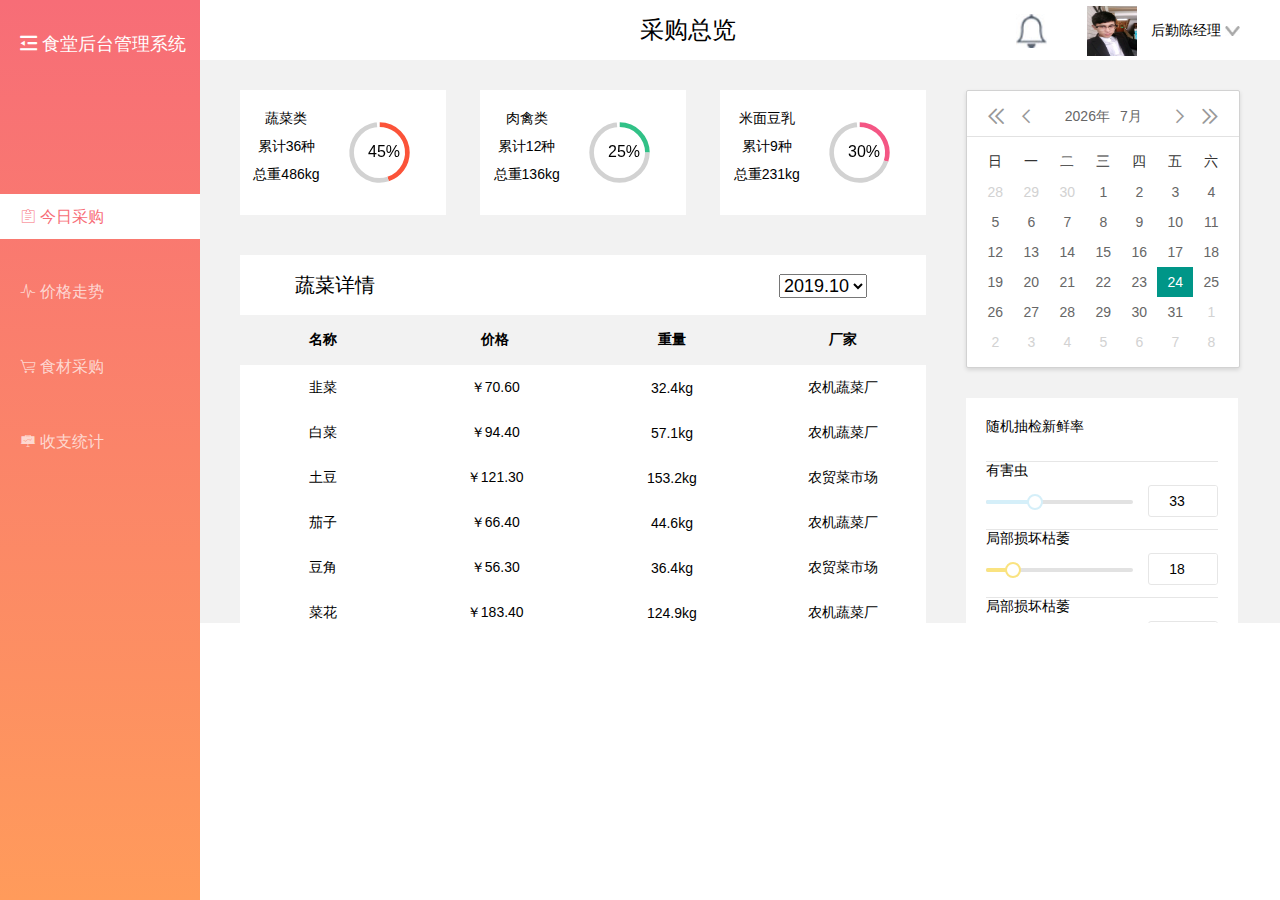
<file: 2019-2-22-canteen/index.html>
<!DOCTYPE html>
<html>
<head>
    <meta charset="utf-8">
    <meta name="viewport" content="width=device-width, user-scalable=no, initial-scale=1.0, maximum-scale=1.0, minimum-scale=1.0">
    <title>食堂系统</title>
    <link rel="stylesheet" href="layui/css/layui.css">
    <link rel="stylesheet" href="less/index.css">
</head>
<body>
<!--左侧导航栏-->
<div class="layui-side layui-bg-black left_nav_width" style="z-index: 9999">
    <ul class="layui-nav layui-nav-tree left_nav_width" lay-filter="test"
        style="background-color: transparent;cursor: pointer">
        <li class="layui-nav-itemed" style="margin-top:32px;margin-left: 20px">
            <a>
                <i class="layui-icon left_icon" style="font-size: 18px">&#xe668;</i>
                <cite class="left_icon" style="font-size: 18px">食堂后台管理系统</cite>
            </a>
        </li>
        <li class="layui-nav-item back" style="margin-top: 138px">
            <a class="can changone">
                <i class="layui-icon left_icon colo">&#xe63c;</i>
                <cite class="left_icon colo">今日采购</cite></a></li>
        <li class="layui-nav-item " style="margin-top:30px"><a class="can">
            <i class="layui-icon left_icon">&#xe62c;</i>
            <cite class="left_icon">价格走势</cite></a></li>
        <li class="layui-nav-item " style="margin-top: 30px"><a class="can">
            <i class="layui-icon left_icon cont">&#xe657;</i>
            <cite class="left_icon">食材采购</cite></a></li>
        <li class="layui-nav-item " style="margin-top: 30px">
            <a class="can">
                <i class="layui-icon icon_other left_icon">&#xe629;</i>
                <cite class="left_icon">收支统计</cite></a>
        </li>
    </ul>
</div>
<!--右侧内容头部-->
<div class="header">
    <ul class="layui-nav layui-layout-right">
        <li class="layui-nav-item">
            <a href="javascript:;">
                <img src="img/消息.jpg" alt="" style="height: 34px; width: 31px">
                <span></span>
            </a>
        </li>
        <li class="layui-nav-item">
            <a href="" style="color: black">
                <img src="img/2121.jpg" style="width: 50px;height: 50px;margin-right: 10px">
                后勤陈经理
                <img src="img/jian.jpg" alt="" class="updown"></a>
            <dl class="layui-nav-child listcon">
                <dd><a href="javascript:;">切换</a></dd>
                <dd><a href="javascript:;">安全管理</a></dd>
                <dd id="sign"><a href="javascript:;">退出</a></dd>
            </dl>
        </li>
    </ul>
    <p class="act">采购总览</p>
    <p>价格走势汇总</p>
    <p>食材种类购物汇总</p>
    <p>收支统计表</p>
</div>
<!--右侧内容-->
<div class="layui-body content">
    <div class=" layui-body  cont show ">
        <iframe src="purch.html"  width="100%" height="623px" marginwidth="0"
                marginheight="0" hspace=0 vspace=0 frameborder="0" >
        </iframe>
    </div>
    <div class=" layui-body  cont">
        <iframe src="price_trend%20.html"  width="100%" height="623px" marginwidth="0"
                marginheight="0" hspace=0 vspace=0 frameborder="0" >
        </iframe>
    </div>
    <div class=" layui-body  cont">
        <iframe src="shop.html" width="100%" height="623px" marginwidth="0"
                marginheight="0" hspace=0 vspace=0 frameborder="0" >
        </iframe>
    </div>
    <div class="layui-body  cont">
        <iframe src="revenue.html" width="100%" height="623px" marginwidth="0"
                marginheight="0"  frameborder="0" >
        </iframe>
    </div>
</div>


<script src="layui/layui.js"></script>
<script src="js/jquery-1.8.3.min.js"></script>
<script src="js/echarts.common.min.js"></script>
<script src="js/index.js"></script>
<script>
    $(".layui-nav-item").click(function(){
        // console.log($(this).index());
        $(this).addClass("back").siblings().removeClass("back");
        $(this).find("cite").addClass("colo").siblings().find("cite").removeClass("colo");
        $(this).find("i").addClass("colo").siblings().find("cite").removeClass("colo");
        $(".header").find("p").eq($(this).index()-1).addClass("act").siblings("p").removeClass("act");
        $(".content>div").eq($(this).index()-1).addClass("show").siblings().removeClass("show");
    })

    $("#sign").click(function(){
        window.open("login.html","_self")
    })
</script>
</body>
</html>
</file>
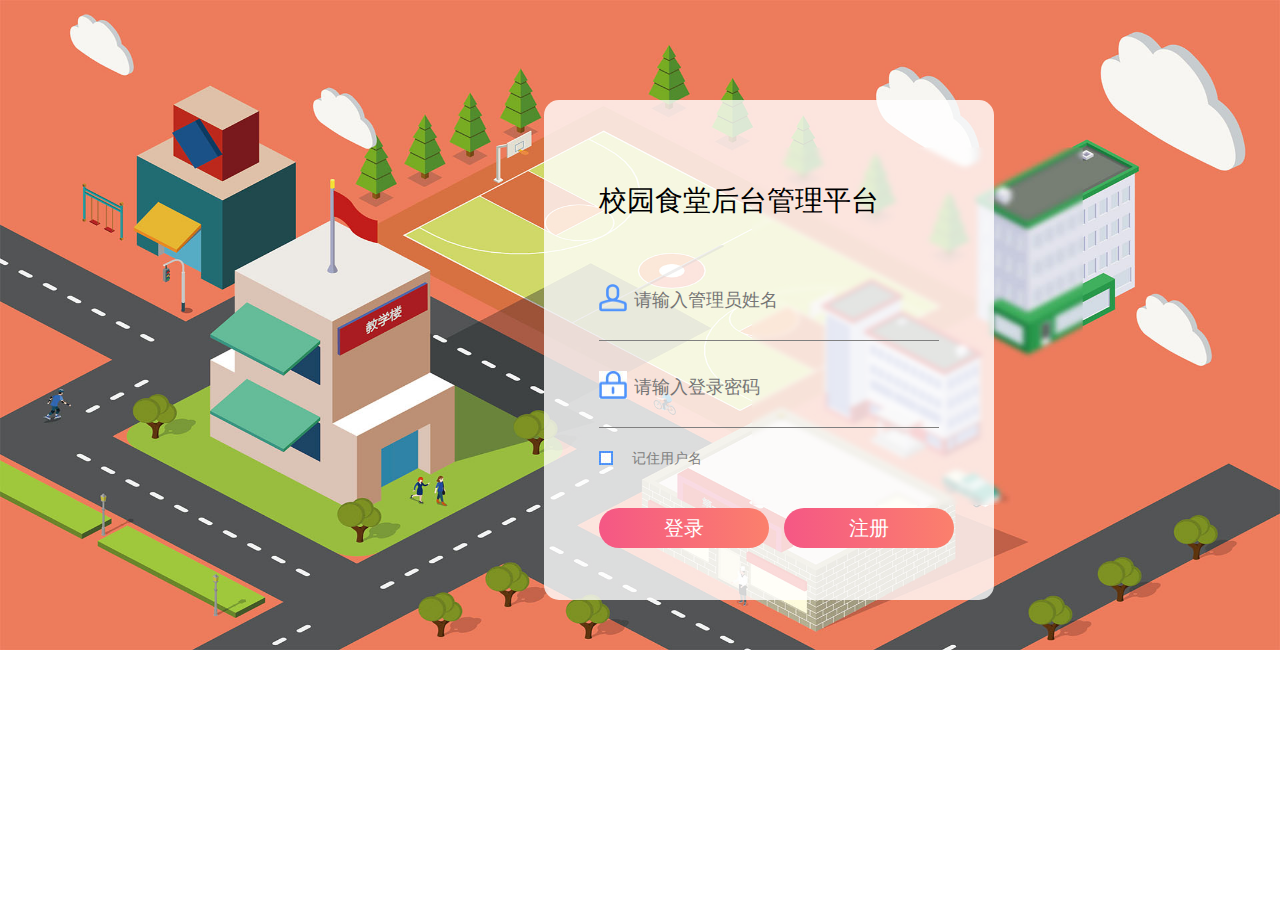
<file: 2019-2-22-canteen/login.html>
<!DOCTYPE html>
<html>
	<head>
		<meta charset="utf-8">
		<title>home</title>
		<link rel="stylesheet" type="text/css" href="less/reset.css" />
		<link rel="stylesheet" type="text/css" href="less/home.css" />
	</head>
	<body>
		<div class="shadow">
			<div class="xgbox">
				<p>用户名或密码不能为空</p>
				<div class="chacha">
					X
				</div>
			</div>
		</div>
		
		<div class="box">
			<div class="landing">
				<div class="landing-con">
					<p>校园食堂后台管理平台</p>
					
					<div class="usename">
						<img src="img/矢量智能对象.png">
						<input type="text" id="usename" placeholder="请输入管理员姓名" />
					</div>
					
					<div class="usecode">
						<img src="img/矢量智能对象.jpg">
						<input type="password" id="usecode" placeholder="请输入登录密码" />
					</div>
					
					<div class="remember">
						<div class="usecheck">
							<img src="img/矩形4.jpg">
                            <img src="img/矢量智能对象拷贝2.png" id="usecheck">
						</div>
						<p>记住用户名</p>
					</div>
					<div class="loadbut">
						<div class="loadbutcon" id="log">
							<p>登录</p>
						</div>
					</div>
					<div class="loadbut" id="reg">
						<div class="loadbutcon" id="regster">
							<p>注册</p>
						</div>
					</div>
				</div>
			</div>
		</div>
		<script src="js/jquery-1.11.1.min.js" type="text/javascript" charset="utf-8"></script>
		<script src="js/home.js" type="text/javascript" charset="utf-8"></script>
		<script>

			var userName = /^(\w|[\u4e00-\u9fa5]){1,14}$/;
			var reg = /^[^\u4e00-\u9fa5]\S{6,14}$/;
			$("#usename").blur(function() {
				if (!userName.test($(this).val())&&$(this).val()!==""){
					alert(("请输入正确的用户名"));
					$(this).val("")
				}
			});
			$("#usecode").blur(function(){
				if (!reg.test($(this).val())&&$(this).val()!==""){
					alert(("请输入正确的注册密码"));
					$(this).val("")
				}
			});
				// 登入
				$("#log").click(function(){
					if($("#usename").val()!=="" && $("#usecode").val()!=="") {
						$.ajax({
							url: 'http://101.132.40.198:8181/login',
							type: 'post',
							data: {
								username: document.getElementById('usename').value,
								password: document.getElementById('usecode').value,
							},
							success: function (data) {
								console.log(JSON.parse(data));
								console.log(JSON.parse(data).msg=="登录成功");
								if(JSON.parse(data).msg == "登录成功"){
									window.open("index.html","_self")
								}

							},
							error: function (error, Msgerror) {
							}
						})


					}
				});
				// 注册
				$("#regster").click(function(){
					if($("#usename").val()!=="" && $("#usecode").val()!=="") {
						$.ajax({
							url: 'http://101.132.40.198:8181/register',
							type: 'post',
							data: {
								username: document.getElementById('usename').value,
								password: document.getElementById('usecode').value,
							},
							success: function (data) {
								console.log(JSON.parse(data));
								// console.log(document.getElementById('usename').value);
							},
							error: function (error, Msgerror) {
								console.log(Msgerror);
							}
						})
					}
				})















		</script>
	</body>
</html>
</file>
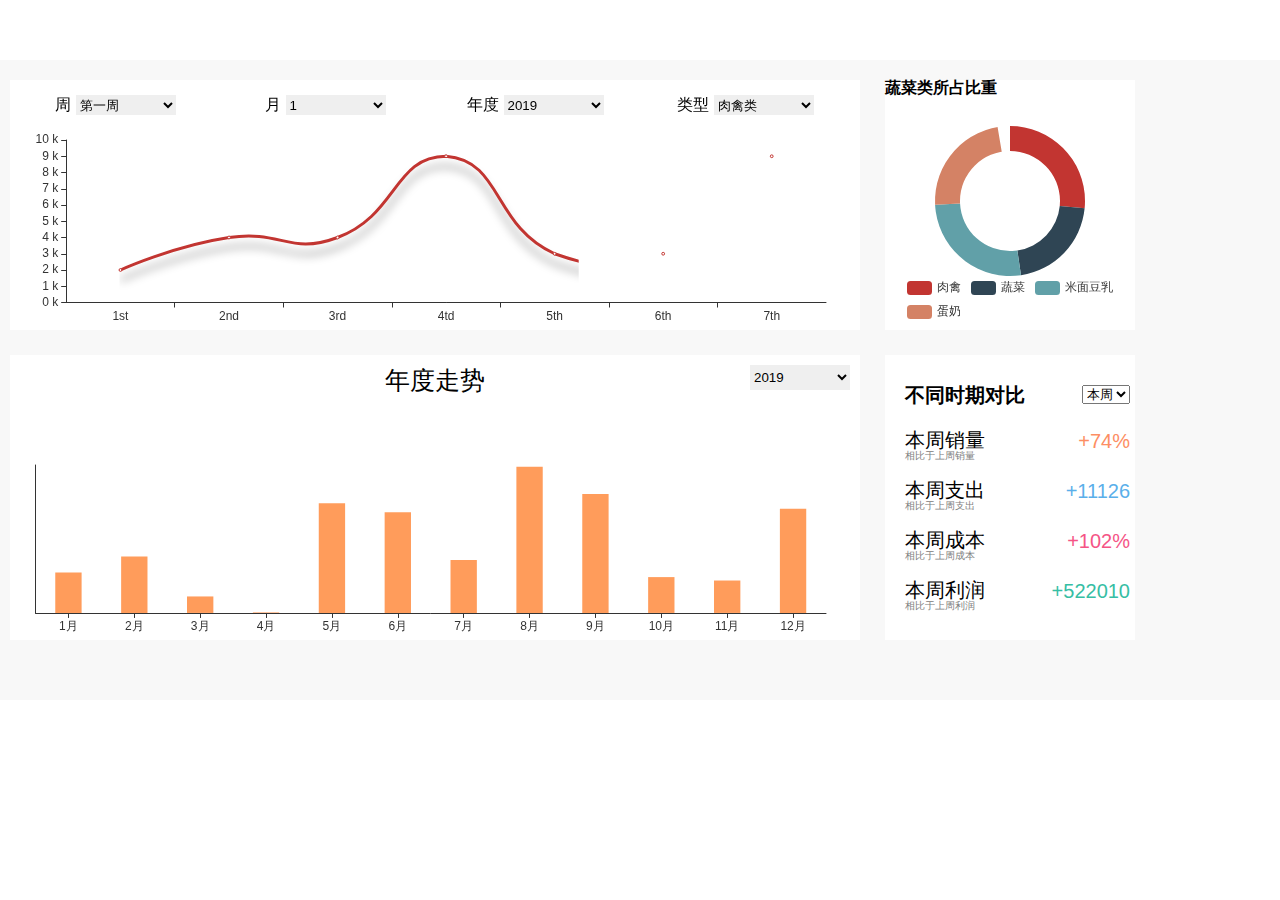
<file: 2019-2-22-canteen/price_trend .html>
<!DOCTYPE html>
<html lang="en">
<head>
    <meta charset="UTF-8">
    <meta name="viewport" content="width=device-width, initial-scale=1.0">
    <meta http-equiv="X-UA-Compatible" content="ie=edge">
    <title>Document</title>
    <link rel="stylesheet" href="less/price_trend.css">
    <link rel="stylesheet" href="less/reset.css">
</head>
<body>
    <div class="bgbox">
        <div class="babox_div1">
            <div class="babox_div1_div1">
                <ul>
                    <li>
                        <span>周</span>
                        <select class="weeks">
                        </select>
                    </li>
                    <li>
                        月
                        <select class="mouths">
                        </select>
                    </li>
                    <li>
                        年度
                        <select class="years">
                        </select>
                    </li>
                    <li>
                        类型
                        <select class="meuns">
                        </select>
                    </li>
                </ul>
                <div id="main"></div>
            </div>
            <div class="babox_div1_div2" >
                <h2>蔬菜类所占比重</h2>
                <div id="yztdiv"></div>
            </div>
            <div class="babox_div1_div3" >
                <div>
                    <h1>年度走势</h1>
                    <select class="babox_div1_div3_se">
                    </select>
                    <div id="zxtbox"></div>
                </div>
            </div>
            <div class="babox_div1_div4" >
                <h2>不同时期对比</h2>
                <select>
                    <option value="上周">本周</option>
                </select>
                <div class="dbbox">
                    <ul>
                        <li>
                            本周销量<br>
                            <span>相比于上周销量</span>
                            <p></p>
                        </li>
                        <li>
                            本周支出<br>
                            <span>相比于上周支出</span>
                            <p style=" color: #5AAFEA"></p>
                        </li>
                        <li>
                            本周成本<br>
                            <span>相比于上周成本</span>
                            <p style=" color: #F55486">-8%</p>
                        </li>
                        <li>
                            本周利润<br>
                            <span>相比于上周利润</span>
                            <p style=" color: #36BEA4">+26400</p>
                        </li>
                    </ul>
                </div>
            </div>
        </div>
    </div>
</body>
<script src="js/jquery-1.11.1.min.js"></script>
<script src="js/mock-min.js"></script>
<script src="js/echarts.common.min.js"></script>
<script src="js/json_prices.js"></script>
<script src="js/price_trend.js"></script>
</html>
</file>
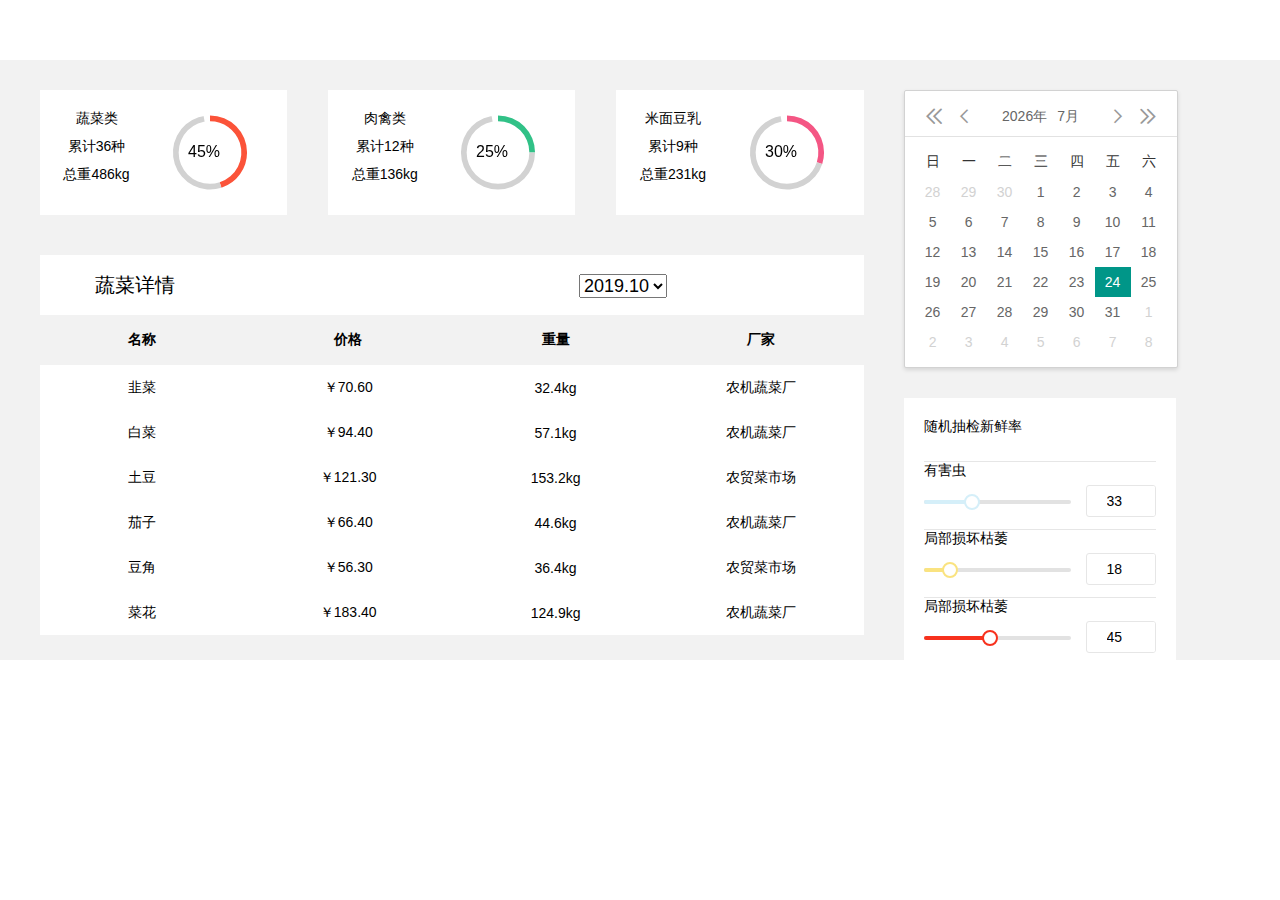
<file: 2019-2-22-canteen/purch.html>
<!DOCTYPE html>
<html lang="en">
<head>
    <meta charset="UTF-8">
    <title>今日采购</title>
    <link rel="stylesheet" href="layui/css/layui.css">
    <link rel="stylesheet" href="less/purch.css">
</head>
<body>
<section>
    <div class="content_left">
        <div class="con_top">
            <div class="con_veg">
                <ul>
                    <li>蔬菜类</li>
                    <li>累计36种</li>
                    <li>总重486kg</li>
                </ul>
                <div id="section1"></div>
            </div>
            <div class="con_veg">
                <ul>
                    <li>肉禽类</li>
                    <li>累计12种</li>
                    <li>总重136kg</li>
                </ul>
                <div id="section2"></div>
            </div>
            <div class="con_veg">
                <ul>
                    <li>米面豆乳</li>
                    <li>累计9种</li>
                    <li>总重231kg</li>
                </ul>
                <div id="section3"></div>
            </div>
        </div>
        <div class="con_bot">
            <div class="sbtap">
                <span>蔬菜详情</span>
                <select class="month">
                    <option>2019.10</option>
                    <option>2019.9</option>
                    <option>2019.8</option>
                </select>
            </div>
            <div class="sblist">
                <table>
                    <thead>
                    <tr>
                        <th>名称</th>
                        <th>价格</th>
                        <th>重量</th>
                        <th>厂家</th>
                    </tr>
                    </thead>
                    <tbody id="box">
                    <!--<tr>-->
                        <!--<td>韭菜</td>-->
                        <!--<td>￥70.60</td>-->
                        <!--<td>32.4kg</td>-->
                        <!--<td>农机蔬菜厂</td>-->
                    <!--</tr>-->
                    <!--<tr>-->
                        <!--<td>白菜</td>-->
                        <!--<td>￥94.40</td>-->
                        <!--<td>57.1kg</td>-->
                        <!--<td>农机蔬菜厂</td>-->
                    <!--</tr>-->
                    <!--<tr>-->
                        <!--<td>土豆</td>-->
                        <!--<td>￥121.30</td>-->
                        <!--<td>153.2kg</td>-->
                        <!--<td>农贸菜市场</td>-->
                    <!--</tr>-->
                    <!--<tr>-->
                        <!--<td>茄子</td>-->
                        <!--<td>￥66.40</td>-->
                        <!--<td>44.6kg</td>-->
                        <!--<td>农机蔬菜厂</td>-->
                    <!--</tr>-->
                    <!--<tr>-->
                        <!--<td>豆角</td>-->
                        <!--<td>￥56.30</td>-->
                        <!--<td>36.4kg</td>-->
                        <!--<td>农贸菜市场</td>-->
                    <!--</tr>-->
                    <!--<tr>-->
                        <!--<td>菜花</td>-->
                        <!--<td>￥183.40</td>-->
                        <!--<td>124.9kg</td>-->
                        <!--<td>农机蔬菜厂</td>-->
                    <!--</tr>-->
                    </tbody>
                </table>
            </div>
        </div>
    </div>
    <div class="content_right">
        <div id="kal">
        </div>
        <div class="examine">
            <p>随机抽检新鲜率</p>
            <div class="layui-elem-field layui-field-title" style="margin-top: 25px;">
                <p>有害虫</p>
            </div>
            <div id="vermin" class="demo-slider"></div>
            <div class="layui-elem-field layui-field-title" style="margin-top: 25px;">
                <p>局部损坏枯萎</p>
            </div>

            <div id="die" class="demo-slider"></div>

            <div class="layui-elem-field layui-field-title" style="margin-top: 25px;">
                <p>局部损坏枯萎</p>
            </div>
            <div id="fresh" class="demo-slider"></div>
        </div>
    </div>
</section>
<script src="js/json_prices.js"></script>
<script src="layui/layui.js"></script>
<script src="js/jquery-1.8.3.min.js"></script>
<script src="js/echarts.common.min.js"></script>
<script src="js/purch.js"></script>
</body>
</html>
</file>
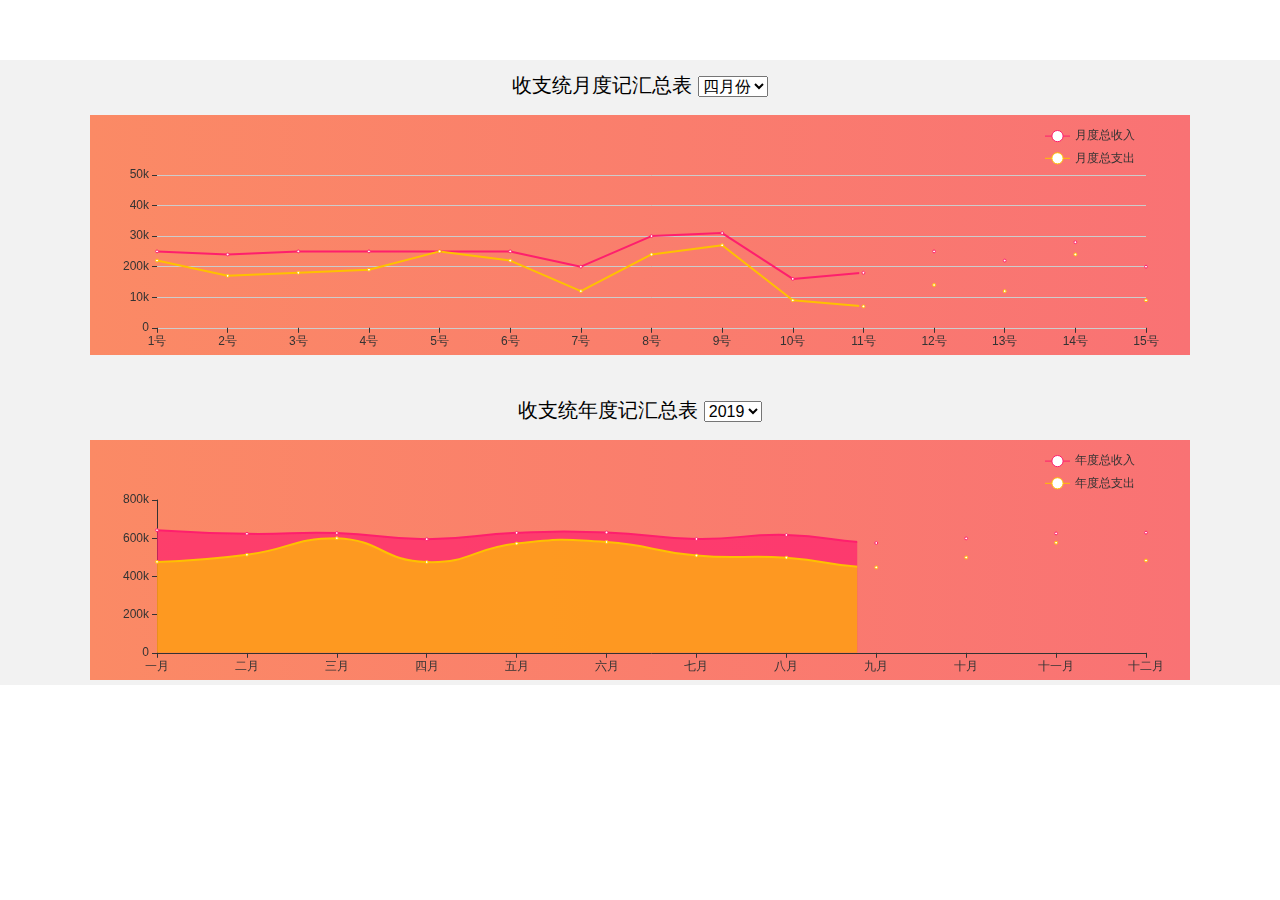
<file: 2019-2-22-canteen/revenue.html>
<!DOCTYPE html>
<html lang="en">
<head>
    <meta charset="UTF-8">
    <title>收支统计表</title>
    <link rel="stylesheet" href="layui/css/layui.css">
    <link rel="stylesheet" href="less/revenue.css">
</head>
<body>
<section>
    <div class="monthly">
        <span>收支统月度记汇总表</span>
        <select id="mouths">
            <option >四月份</option>
            <option >三月份</option>
            <option >二月份</option>
            <option >一月份</option>
        </select>
    </div>
    <div id="mon_form">
    </div>
    <div class="year">
        <span>收支统年度记汇总表</span>
        <select id="years">
            <option >2019</option>
            <option >2018</option>
            <option >2017</option>
            <option >2016</option>
        </select>
    </div>
    <div id="year_form">
    </div>
</section>
<script src="js/mock-min.js"></script>
<script src="js/json_prices.js"></script>
<script src="layui/layui.js"></script>
<script src="js/jquery-1.8.3.min.js"></script>
<script src="js/echarts.common.min.js"></script>
<script src="js/revenue.js"></script>
</body>
</html>
</file>
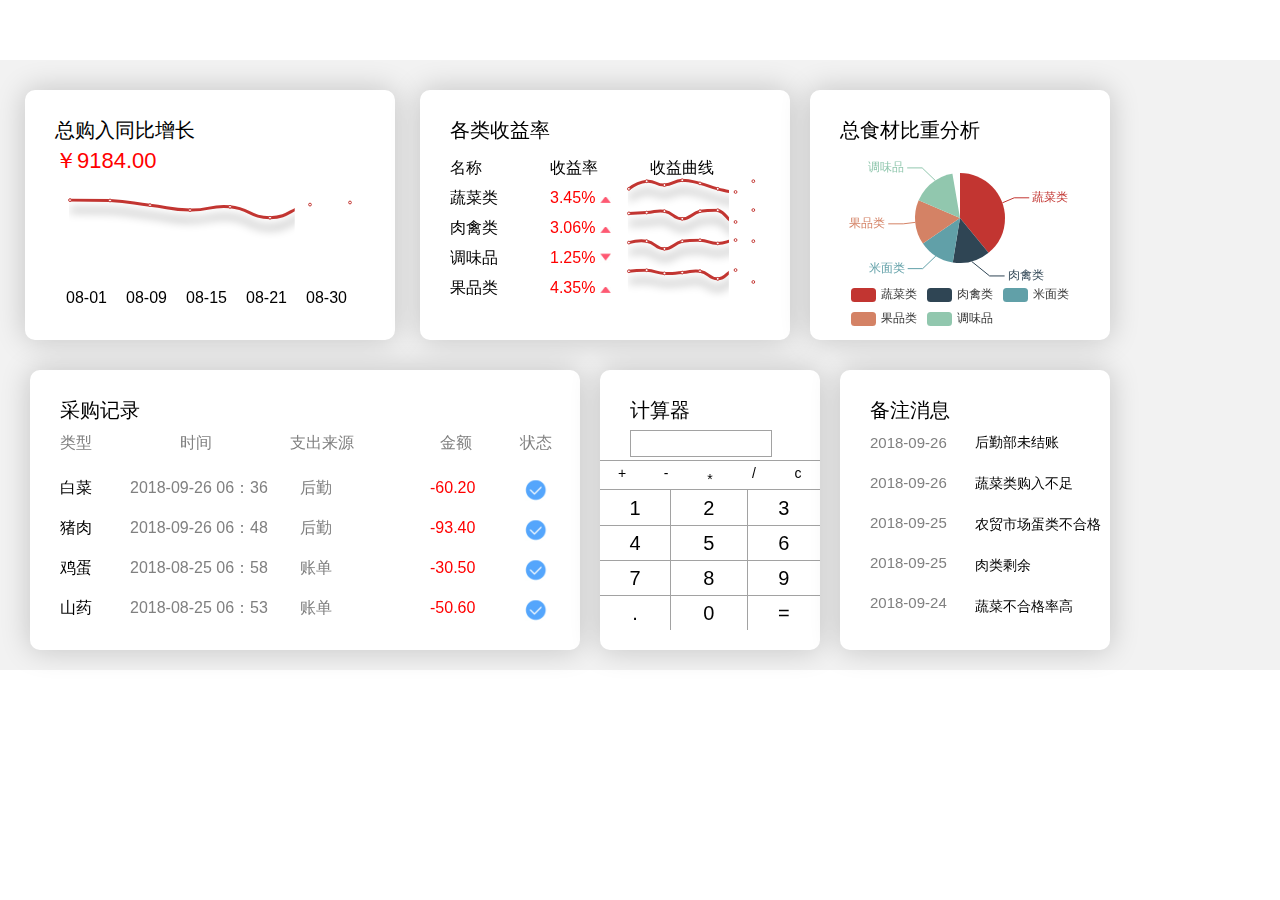
<file: 2019-2-22-canteen/shop.html>
<!DOCTYPE html>
<html>
	<head>
		<meta charset="utf-8">
		<title>shop</title>
		<link rel="stylesheet" type="text/css" href="less/reset.css" />
		<link rel="stylesheet" type="text/css" href="less/shop.css" />
	</head>
	<body>
		<div class="box">
			<div class="shopcon">
				<div class="list listone">
					<h2>总购入同比增长</h2>
					<h3>￥9184.00</h3>
					<div class="mychatone" id="mychatone"></div>
					<div class="onetime">
						<p>08-01</p>
						<p style="left: 60px;">08-09</p>
						<p style="left: 120px;">08-15</p>
						<p style="left: 180px;">08-21</p>
						<p style="left: 240px;">08-30</p>
					</div>
				</div>
				<div class="list listtwo">
					<h2>各类收益率</h2>
					<div class="twotitle">
						<p>名称</p>
						<p style="left: 100px;">收益率</p>
						<p style="left: 200px;">收益曲线</p>
					</div>
					<div class="twotitle twoone">
						<p>蔬菜类</p>
						<p style="left: 100px;color: red;">3.45%
							<img src="img/up.png">
						</p>
						<p style="left: 150px;top: -30px;"id="twolistone"></p>
					</div>
					<div class="twotitle twotwo">
						<p>肉禽类</p>
						<p style="left: 100px;color: red;">3.06%
							<img src="img/up.png">
						</p>
						<p style="left: 150px;top: -30px;"id="twolisttwo"></p>
					</div>
					<div class="twotitle twothree">
						<p>调味品</p>
						<p style="left: 100px;color: red;">1.25%
							<img src="img/down.png">
						</p>
						<p style="left: 150px;top: -30px;"id="twolistthree"></p>
					</div>
					<div class="twotitle twofour">
						<p>果品类</p>
						<p style="left: 100px;color: red;">4.35%
							<img src="img/up.png">
						</p>
						<p style="left: 150px;top: -30px;"id="twolistfour"></p>
					</div>
				</div>

				<div class="list listthree">
					<h2>总食材比重分析</h2>
					<div class="threefig"id="threefig"></div>
				</div>

				<div class="list listfour">
					<h2>采购记录</h2>
					<div class="fourtitle">
						<p>类型</p>
						<p style="left: 120px;">时间</p>
						<p style="left: 230px;">支出来源</p>
						<p style="left: 380px;">金额</p>
						<p style="left: 460px;">状态</p>
					</div>
					<div class="fourtitle fourconone">
						<p style="color: black;">白菜</p>
						<p style="left: 70px;">2018-09-26 06：36</p>
						<p style="left: 240px;">后勤</p>
						<p style="left: 370px;color: red;">-60.20</p>
						<p style="left: 465px;"><img src="img/gouk.png"></p>
					</div>
					<div class="fourtitle fourcontwo">
						<p style="color: black;">猪肉</p>
						<p style="left: 70px;">2018-09-26 06：48</p>
						<p style="left: 240px;">后勤</p>
						<p style="left: 370px;color: red;">-93.40</p>
						<p style="left: 465px;"><img src="img/gouk.png"></p>
					</div>
					<div class="fourtitle fourconthree">
						<p style="color: black;">鸡蛋</p>
						<p style="left: 70px;">2018-08-25 06：58</p>
						<p style="left: 240px;">账单</p>
						<p style="left: 370px; color: red;">-30.50</p>
						<p style="left: 465px;"><img src="img/gouk.png"></p>
					</div>
					<div class="fourtitle fourconfour">
						<p style="color: black;">山药</p>
						<p style="left: 70px;">2018-08-25 06：53</p>
						<p style="left: 240px;">账单</p>
						<p style="left: 370px;color: red;">-50.60</p>
						<p style="left: 465px;"><img src="img/gouk.png"></p>
					</div>
				</div>


				<div class="list listfive">
					<h2>计算器</h2>
					<h3></h3>
					<div class="operator">
						<span id="jiafa">
							+
						</span>
						<span id="jianfa">
							-
						</span>
						<span id="chengfa" style="margin-top: 6px;">
							*
						</span>
						<span id="chufa">
							/
						</span>
						<span id="quzeng">
							c
						</span>
					</div>
					<div class="number">
						<div class="numberline">
							<p>1</p>
							<p class="number-mid">2</p>
							<p class="number-right">3</p>
						</div>
						<div class="numberline">
							<p>4</p>
							<p class="number-mid">5</p>
							<p class="number-right">6</p>
						</div>
						<div class="numberline">
							<p>7</p>
							<p class="number-mid">8</p>
							<p class="number-right">9</p>
						</div>
						<div class="numberline lastline">
							<p class="number-last">.</p>
							<p class="number-mid number-last">0</p>
							<p class="number-right number-last">=</p>
						</div>
					</div>
				</div>

				<div class="list listsix">
					<h2>备注消息</h2>
					<ul class="listsixcon">
						<li>2018-09-26</li>
						<li>2018-09-26</li>
						<li>2018-09-25</li>
						<li>2018-09-25</li>
						<li>2018-09-24</li>
					</ul>
					<ul class="listitem">
						<li>后勤部未结账</li>
						<li>蔬菜类购入不足</li>
						<li>农贸市场蛋类不合格</li>
						<li>肉类剩余</li>
						<li>蔬菜不合格率高</li>
					</ul>
				</div>
			</div>
		</div>

		<script src="js/jquery-1.11.1.min.js" type="text/javascript" charset="utf-8"></script>
		<script src="js/echarts.common.min.js" type="text/javascript" charset="utf-8"></script>
		<script src="js/shop.js" type="text/javascript" charset="utf-8"></script>
	</body>
</html>
</file>
<file: 2019-2-22-canteen/layui/css/layui.css>
/** layui-v2.4.5 MIT License By https://www.layui.com */
 .layui-inline,img{display:inline-block;vertical-align:middle}h1,h2,h3,h4,h5,h6{font-weight:400}.layui-edge,.layui-header,.layui-inline,.layui-main{position:relative}.layui-elip,.layui-form-checkbox span,.layui-form-pane .layui-form-label{text-overflow:ellipsis;white-space:nowrap}.layui-btn,.layui-edge,.layui-inline,img{vertical-align:middle}.layui-btn,.layui-disabled,.layui-icon,.layui-unselect{-webkit-user-select:none;-ms-user-select:none;-moz-user-select:none}blockquote,body,button,dd,div,dl,dt,form,h1,h2,h3,h4,h5,h6,input,li,ol,p,pre,td,textarea,th,ul{margin:0;padding:0;-webkit-tap-highlight-color:rgba(0,0,0,0)}a:active,a:hover{outline:0}img{border:none}li{list-style:none}table{border-collapse:collapse;border-spacing:0}h4,h5,h6{font-size:100%}button,input,optgroup,option,select,textarea{font-family:inherit;font-size:inherit;font-style:inherit;font-weight:inherit;outline:0}pre{white-space:pre-wrap;white-space:-moz-pre-wrap;white-space:-pre-wrap;white-space:-o-pre-wrap;word-wrap:break-word}body{line-height:24px;font:14px Helvetica Neue,Helvetica,PingFang SC,Tahoma,Arial,sans-serif}hr{height:1px;margin:10px 0;border:0;clear:both}a{color:#333;text-decoration:none}a:hover{color:#777}a cite{font-style:normal;*cursor:pointer}.layui-border-box,.layui-border-box *{box-sizing:border-box}.layui-box,.layui-box *{box-sizing:content-box}.layui-clear{clear:both;*zoom:1}.layui-clear:after{content:'\20';clear:both;*zoom:1;display:block;height:0}.layui-inline{*display:inline;*zoom:1}.layui-edge{display:inline-block;width:0;height:0;border-width:6px;border-style:dashed;border-color:transparent;overflow:hidden}.layui-edge-top{top:-4px;border-bottom-color:#999;border-bottom-style:solid}.layui-edge-right{border-left-color:#999;border-left-style:solid}.layui-edge-bottom{top:2px;border-top-color:#999;border-top-style:solid}.layui-edge-left{border-right-color:#999;border-right-style:solid}.layui-elip{overflow:hidden}.layui-disabled,.layui-disabled:hover{color:#d2d2d2!important;cursor:not-allowed!important}.layui-circle{border-radius:100%}.layui-show{display:block!important}.layui-hide{display:none!important}@font-face{font-family:layui-icon;src:url(../font/iconfont.eot?v=240);src:url(../font/iconfont.eot?v=240#iefix) format('embedded-opentype'),url(../font/iconfont.svg?v=240#iconfont) format('svg'),url(../font/iconfont.woff?v=240) format('woff'),url(../font/iconfont.ttf?v=240) format('truetype')}.layui-icon{font-family:layui-icon!important;font-size:16px;font-style:normal;-webkit-font-smoothing:antialiased;-moz-osx-font-smoothing:grayscale}.layui-icon-reply-fill:before{content:"\e611"}.layui-icon-set-fill:before{content:"\e614"}.layui-icon-menu-fill:before{content:"\e60f"}.layui-icon-search:before{content:"\e615"}.layui-icon-share:before{content:"\e641"}.layui-icon-set-sm:before{content:"\e620"}.layui-icon-engine:before{content:"\e628"}.layui-icon-close:before{content:"\1006"}.layui-icon-close-fill:before{content:"\1007"}.layui-icon-chart-screen:before{content:"\e629"}.layui-icon-star:before{content:"\e600"}.layui-icon-circle-dot:before{content:"\e617"}.layui-icon-chat:before{content:"\e606"}.layui-icon-release:before{content:"\e609"}.layui-icon-list:before{content:"\e60a"}.layui-icon-chart:before{content:"\e62c"}.layui-icon-ok-circle:before{content:"\1005"}.layui-icon-layim-theme:before{content:"\e61b"}.layui-icon-table:before{content:"\e62d"}.layui-icon-right:before{content:"\e602"}.layui-icon-left:before{content:"\e603"}.layui-icon-cart-simple:before{content:"\e698"}.layui-icon-face-cry:before{content:"\e69c"}.layui-icon-face-smile:before{content:"\e6af"}.layui-icon-survey:before{content:"\e6b2"}.layui-icon-tree:before{content:"\e62e"}.layui-icon-upload-circle:before{content:"\e62f"}.layui-icon-add-circle:before{content:"\e61f"}.layui-icon-download-circle:before{content:"\e601"}.layui-icon-templeate-1:before{content:"\e630"}.layui-icon-util:before{content:"\e631"}.layui-icon-face-surprised:before{content:"\e664"}.layui-icon-edit:before{content:"\e642"}.layui-icon-speaker:before{content:"\e645"}.layui-icon-down:before{content:"\e61a"}.layui-icon-file:before{content:"\e621"}.layui-icon-layouts:before{content:"\e632"}.layui-icon-rate-half:before{content:"\e6c9"}.layui-icon-add-circle-fine:before{content:"\e608"}.layui-icon-prev-circle:before{content:"\e633"}.layui-icon-read:before{content:"\e705"}.layui-icon-404:before{content:"\e61c"}.layui-icon-carousel:before{content:"\e634"}.layui-icon-help:before{content:"\e607"}.layui-icon-code-circle:before{content:"\e635"}.layui-icon-water:before{content:"\e636"}.layui-icon-username:before{content:"\e66f"}.layui-icon-find-fill:before{content:"\e670"}.layui-icon-about:before{content:"\e60b"}.layui-icon-location:before{content:"\e715"}.layui-icon-up:before{content:"\e619"}.layui-icon-pause:before{content:"\e651"}.layui-icon-date:before{content:"\e637"}.layui-icon-layim-uploadfile:before{content:"\e61d"}.layui-icon-delete:before{content:"\e640"}.layui-icon-play:before{content:"\e652"}.layui-icon-top:before{content:"\e604"}.layui-icon-friends:before{content:"\e612"}.layui-icon-refresh-3:before{content:"\e9aa"}.layui-icon-ok:before{content:"\e605"}.layui-icon-layer:before{content:"\e638"}.layui-icon-face-smile-fine:before{content:"\e60c"}.layui-icon-dollar:before{content:"\e659"}.layui-icon-group:before{content:"\e613"}.layui-icon-layim-download:before{content:"\e61e"}.layui-icon-picture-fine:before{content:"\e60d"}.layui-icon-link:before{content:"\e64c"}.layui-icon-diamond:before{content:"\e735"}.layui-icon-log:before{content:"\e60e"}.layui-icon-rate-solid:before{content:"\e67a"}.layui-icon-fonts-del:before{content:"\e64f"}.layui-icon-unlink:before{content:"\e64d"}.layui-icon-fonts-clear:before{content:"\e639"}.layui-icon-triangle-r:before{content:"\e623"}.layui-icon-circle:before{content:"\e63f"}.layui-icon-radio:before{content:"\e643"}.layui-icon-align-center:before{content:"\e647"}.layui-icon-align-right:before{content:"\e648"}.layui-icon-align-left:before{content:"\e649"}.layui-icon-loading-1:before{content:"\e63e"}.layui-icon-return:before{content:"\e65c"}.layui-icon-fonts-strong:before{content:"\e62b"}.layui-icon-upload:before{content:"\e67c"}.layui-icon-dialogue:before{content:"\e63a"}.layui-icon-video:before{content:"\e6ed"}.layui-icon-headset:before{content:"\e6fc"}.layui-icon-cellphone-fine:before{content:"\e63b"}.layui-icon-add-1:before{content:"\e654"}.layui-icon-face-smile-b:before{content:"\e650"}.layui-icon-fonts-html:before{content:"\e64b"}.layui-icon-form:before{content:"\e63c"}.layui-icon-cart:before{content:"\e657"}.layui-icon-camera-fill:before{content:"\e65d"}.layui-icon-tabs:before{content:"\e62a"}.layui-icon-fonts-code:before{content:"\e64e"}.layui-icon-fire:before{content:"\e756"}.layui-icon-set:before{content:"\e716"}.layui-icon-fonts-u:before{content:"\e646"}.layui-icon-triangle-d:before{content:"\e625"}.layui-icon-tips:before{content:"\e702"}.layui-icon-picture:before{content:"\e64a"}.layui-icon-more-vertical:before{content:"\e671"}.layui-icon-flag:before{content:"\e66c"}.layui-icon-loading:before{content:"\e63d"}.layui-icon-fonts-i:before{content:"\e644"}.layui-icon-refresh-1:before{content:"\e666"}.layui-icon-rmb:before{content:"\e65e"}.layui-icon-home:before{content:"\e68e"}.layui-icon-user:before{content:"\e770"}.layui-icon-notice:before{content:"\e667"}.layui-icon-login-weibo:before{content:"\e675"}.layui-icon-voice:before{content:"\e688"}.layui-icon-upload-drag:before{content:"\e681"}.layui-icon-login-qq:before{content:"\e676"}.layui-icon-snowflake:before{content:"\e6b1"}.layui-icon-file-b:before{content:"\e655"}.layui-icon-template:before{content:"\e663"}.layui-icon-auz:before{content:"\e672"}.layui-icon-console:before{content:"\e665"}.layui-icon-app:before{content:"\e653"}.layui-icon-prev:before{content:"\e65a"}.layui-icon-website:before{content:"\e7ae"}.layui-icon-next:before{content:"\e65b"}.layui-icon-component:before{content:"\e857"}.layui-icon-more:before{content:"\e65f"}.layui-icon-login-wechat:before{content:"\e677"}.layui-icon-shrink-right:before{content:"\e668"}.layui-icon-spread-left:before{content:"\e66b"}.layui-icon-camera:before{content:"\e660"}.layui-icon-note:before{content:"\e66e"}.layui-icon-refresh:before{content:"\e669"}.layui-icon-female:before{content:"\e661"}.layui-icon-male:before{content:"\e662"}.layui-icon-password:before{content:"\e673"}.layui-icon-senior:before{content:"\e674"}.layui-icon-theme:before{content:"\e66a"}.layui-icon-tread:before{content:"\e6c5"}.layui-icon-praise:before{content:"\e6c6"}.layui-icon-star-fill:before{content:"\e658"}.layui-icon-rate:before{content:"\e67b"}.layui-icon-template-1:before{content:"\e656"}.layui-icon-vercode:before{content:"\e679"}.layui-icon-cellphone:before{content:"\e678"}.layui-icon-screen-full:before{content:"\e622"}.layui-icon-screen-restore:before{content:"\e758"}.layui-icon-cols:before{content:"\e610"}.layui-icon-export:before{content:"\e67d"}.layui-icon-print:before{content:"\e66d"}.layui-icon-slider:before{content:"\e714"}.layui-main{width:1140px;margin:0 auto}.layui-header{z-index:1000;height:60px}.layui-header a:hover{transition:all .5s;-webkit-transition:all .5s}.layui-side{position:fixed;left:0;top:0;bottom:0;z-index:999;width:200px;overflow-x:hidden}.layui-side-scroll{position:relative;width:220px;height:100%;overflow-x:hidden}.layui-body{position:absolute;left:200px;right:0;top:0;bottom:0;z-index:998;width:auto;overflow:hidden;overflow-y:auto;box-sizing:border-box}.layui-layout-body{overflow:hidden}.layui-layout-admin .layui-header{background-color:#23262E}.layui-layout-admin .layui-side{top:60px;width:200px;overflow-x:hidden}.layui-layout-admin .layui-body{top:60px;bottom:44px}.layui-layout-admin .layui-main{width:auto;margin:0 15px}.layui-layout-admin .layui-footer{position:fixed;left:200px;right:0;bottom:0;height:44px;line-height:44px;padding:0 15px;background-color:#eee}.layui-layout-admin .layui-logo{position:absolute;left:0;top:0;width:200px;height:100%;line-height:60px;text-align:center;color:#009688;font-size:16px}.layui-layout-admin .layui-header .layui-nav{background:0 0}.layui-layout-left{position:absolute!important;left:200px;top:0}.layui-layout-right{position:absolute!important;right:0;top:0}.layui-container{position:relative;margin:0 auto;padding:0 15px;box-sizing:border-box}.layui-fluid{position:relative;margin:0 auto;padding:0 15px}.layui-row:after,.layui-row:before{content:'';display:block;clear:both}.layui-col-lg1,.layui-col-lg10,.layui-col-lg11,.layui-col-lg12,.layui-col-lg2,.layui-col-lg3,.layui-col-lg4,.layui-col-lg5,.layui-col-lg6,.layui-col-lg7,.layui-col-lg8,.layui-col-lg9,.layui-col-md1,.layui-col-md10,.layui-col-md11,.layui-col-md12,.layui-col-md2,.layui-col-md3,.layui-col-md4,.layui-col-md5,.layui-col-md6,.layui-col-md7,.layui-col-md8,.layui-col-md9,.layui-col-sm1,.layui-col-sm10,.layui-col-sm11,.layui-col-sm12,.layui-col-sm2,.layui-col-sm3,.layui-col-sm4,.layui-col-sm5,.layui-col-sm6,.layui-col-sm7,.layui-col-sm8,.layui-col-sm9,.layui-col-xs1,.layui-col-xs10,.layui-col-xs11,.layui-col-xs12,.layui-col-xs2,.layui-col-xs3,.layui-col-xs4,.layui-col-xs5,.layui-col-xs6,.layui-col-xs7,.layui-col-xs8,.layui-col-xs9{position:relative;display:block;box-sizing:border-box}.layui-col-xs1,.layui-col-xs10,.layui-col-xs11,.layui-col-xs12,.layui-col-xs2,.layui-col-xs3,.layui-col-xs4,.layui-col-xs5,.layui-col-xs6,.layui-col-xs7,.layui-col-xs8,.layui-col-xs9{float:left}.layui-col-xs1{width:8.33333333%}.layui-col-xs2{width:16.66666667%}.layui-col-xs3{width:25%}.layui-col-xs4{width:33.33333333%}.layui-col-xs5{width:41.66666667%}.layui-col-xs6{width:50%}.layui-col-xs7{width:58.33333333%}.layui-col-xs8{width:66.66666667%}.layui-col-xs9{width:75%}.layui-col-xs10{width:83.33333333%}.layui-col-xs11{width:91.66666667%}.layui-col-xs12{width:100%}.layui-col-xs-offset1{margin-left:8.33333333%}.layui-col-xs-offset2{margin-left:16.66666667%}.layui-col-xs-offset3{margin-left:25%}.layui-col-xs-offset4{margin-left:33.33333333%}.layui-col-xs-offset5{margin-left:41.66666667%}.layui-col-xs-offset6{margin-left:50%}.layui-col-xs-offset7{margin-left:58.33333333%}.layui-col-xs-offset8{margin-left:66.66666667%}.layui-col-xs-offset9{margin-left:75%}.layui-col-xs-offset10{margin-left:83.33333333%}.layui-col-xs-offset11{margin-left:91.66666667%}.layui-col-xs-offset12{margin-left:100%}@media screen and (max-width:768px){.layui-hide-xs{display:none!important}.layui-show-xs-block{display:block!important}.layui-show-xs-inline{display:inline!important}.layui-show-xs-inline-block{display:inline-block!important}}@media screen and (min-width:768px){.layui-container{width:750px}.layui-hide-sm{display:none!important}.layui-show-sm-block{display:block!important}.layui-show-sm-inline{display:inline!important}.layui-show-sm-inline-block{display:inline-block!important}.layui-col-sm1,.layui-col-sm10,.layui-col-sm11,.layui-col-sm12,.layui-col-sm2,.layui-col-sm3,.layui-col-sm4,.layui-col-sm5,.layui-col-sm6,.layui-col-sm7,.layui-col-sm8,.layui-col-sm9{float:left}.layui-col-sm1{width:8.33333333%}.layui-col-sm2{width:16.66666667%}.layui-col-sm3{width:25%}.layui-col-sm4{width:33.33333333%}.layui-col-sm5{width:41.66666667%}.layui-col-sm6{width:50%}.layui-col-sm7{width:58.33333333%}.layui-col-sm8{width:66.66666667%}.layui-col-sm9{width:75%}.layui-col-sm10{width:83.33333333%}.layui-col-sm11{width:91.66666667%}.layui-col-sm12{width:100%}.layui-col-sm-offset1{margin-left:8.33333333%}.layui-col-sm-offset2{margin-left:16.66666667%}.layui-col-sm-offset3{margin-left:25%}.layui-col-sm-offset4{margin-left:33.33333333%}.layui-col-sm-offset5{margin-left:41.66666667%}.layui-col-sm-offset6{margin-left:50%}.layui-col-sm-offset7{margin-left:58.33333333%}.layui-col-sm-offset8{margin-left:66.66666667%}.layui-col-sm-offset9{margin-left:75%}.layui-col-sm-offset10{margin-left:83.33333333%}.layui-col-sm-offset11{margin-left:91.66666667%}.layui-col-sm-offset12{margin-left:100%}}@media screen and (min-width:992px){.layui-container{width:970px}.layui-hide-md{display:none!important}.layui-show-md-block{display:block!important}.layui-show-md-inline{display:inline!important}.layui-show-md-inline-block{display:inline-block!important}.layui-col-md1,.layui-col-md10,.layui-col-md11,.layui-col-md12,.layui-col-md2,.layui-col-md3,.layui-col-md4,.layui-col-md5,.layui-col-md6,.layui-col-md7,.layui-col-md8,.layui-col-md9{float:left}.layui-col-md1{width:8.33333333%}.layui-col-md2{width:16.66666667%}.layui-col-md3{width:25%}.layui-col-md4{width:33.33333333%}.layui-col-md5{width:41.66666667%}.layui-col-md6{width:50%}.layui-col-md7{width:58.33333333%}.layui-col-md8{width:66.66666667%}.layui-col-md9{width:75%}.layui-col-md10{width:83.33333333%}.layui-col-md11{width:91.66666667%}.layui-col-md12{width:100%}.layui-col-md-offset1{margin-left:8.33333333%}.layui-col-md-offset2{margin-left:16.66666667%}.layui-col-md-offset3{margin-left:25%}.layui-col-md-offset4{margin-left:33.33333333%}.layui-col-md-offset5{margin-left:41.66666667%}.layui-col-md-offset6{margin-left:50%}.layui-col-md-offset7{margin-left:58.33333333%}.layui-col-md-offset8{margin-left:66.66666667%}.layui-col-md-offset9{margin-left:75%}.layui-col-md-offset10{margin-left:83.33333333%}.layui-col-md-offset11{margin-left:91.66666667%}.layui-col-md-offset12{margin-left:100%}}@media screen and (min-width:1200px){.layui-container{width:1170px}.layui-hide-lg{display:none!important}.layui-show-lg-block{display:block!important}.layui-show-lg-inline{display:inline!important}.layui-show-lg-inline-block{display:inline-block!important}.layui-col-lg1,.layui-col-lg10,.layui-col-lg11,.layui-col-lg12,.layui-col-lg2,.layui-col-lg3,.layui-col-lg4,.layui-col-lg5,.layui-col-lg6,.layui-col-lg7,.layui-col-lg8,.layui-col-lg9{float:left}.layui-col-lg1{width:8.33333333%}.layui-col-lg2{width:16.66666667%}.layui-col-lg3{width:25%}.layui-col-lg4{width:33.33333333%}.layui-col-lg5{width:41.66666667%}.layui-col-lg6{width:50%}.layui-col-lg7{width:58.33333333%}.layui-col-lg8{width:66.66666667%}.layui-col-lg9{width:75%}.layui-col-lg10{width:83.33333333%}.layui-col-lg11{width:91.66666667%}.layui-col-lg12{width:100%}.layui-col-lg-offset1{margin-left:8.33333333%}.layui-col-lg-offset2{margin-left:16.66666667%}.layui-col-lg-offset3{margin-left:25%}.layui-col-lg-offset4{margin-left:33.33333333%}.layui-col-lg-offset5{margin-left:41.66666667%}.layui-col-lg-offset6{margin-left:50%}.layui-col-lg-offset7{margin-left:58.33333333%}.layui-col-lg-offset8{margin-left:66.66666667%}.layui-col-lg-offset9{margin-left:75%}.layui-col-lg-offset10{margin-left:83.33333333%}.layui-col-lg-offset11{margin-left:91.66666667%}.layui-col-lg-offset12{margin-left:100%}}.layui-col-space1{margin:-.5px}.layui-col-space1>*{padding:.5px}.layui-col-space3{margin:-1.5px}.layui-col-space3>*{padding:1.5px}.layui-col-space5{margin:-2.5px}.layui-col-space5>*{padding:2.5px}.layui-col-space8{margin:-3.5px}.layui-col-space8>*{padding:3.5px}.layui-col-space10{margin:-5px}.layui-col-space10>*{padding:5px}.layui-col-space12{margin:-6px}.layui-col-space12>*{padding:6px}.layui-col-space15{margin:-7.5px}.layui-col-space15>*{padding:7.5px}.layui-col-space18{margin:-9px}.layui-col-space18>*{padding:9px}.layui-col-space20{margin:-10px}.layui-col-space20>*{padding:10px}.layui-col-space22{margin:-11px}.layui-col-space22>*{padding:11px}.layui-col-space25{margin:-12.5px}.layui-col-space25>*{padding:12.5px}.layui-col-space30{margin:-15px}.layui-col-space30>*{padding:15px}.layui-btn,.layui-input,.layui-select,.layui-textarea,.layui-upload-button{outline:0;-webkit-appearance:none;transition:all .3s;-webkit-transition:all .3s;box-sizing:border-box}.layui-elem-quote{margin-bottom:10px;padding:15px;line-height:22px;border-left:5px solid #009688;border-radius:0 2px 2px 0;background-color:#f2f2f2}.layui-quote-nm{border-style:solid;border-width:1px 1px 1px 5px;background:0 0}.layui-elem-field{margin-bottom:10px;padding:0;border-width:1px;border-style:solid}.layui-elem-field legend{margin-left:20px;padding:0 10px;font-size:20px;font-weight:300}.layui-field-title{margin:10px 0 20px;border-width:1px 0 0}.layui-field-box{padding:10px 15px}.layui-field-title .layui-field-box{padding:10px 0}.layui-progress{position:relative;height:6px;border-radius:20px;background-color:#e2e2e2}.layui-progress-bar{position:absolute;left:0;top:0;width:0;max-width:100%;height:6px;border-radius:20px;text-align:right;background-color:#5FB878;transition:all .3s;-webkit-transition:all .3s}.layui-progress-big,.layui-progress-big .layui-progress-bar{height:18px;line-height:18px}.layui-progress-text{position:relative;top:-20px;line-height:18px;font-size:12px;color:#666}.layui-progress-big .layui-progress-text{position:static;padding:0 10px;color:#fff}.layui-collapse{border-width:1px;border-style:solid;border-radius:2px}.layui-colla-content,.layui-colla-item{border-top-width:1px;border-top-style:solid}.layui-colla-item:first-child{border-top:none}.layui-colla-title{position:relative;height:42px;line-height:42px;padding:0 15px 0 35px;color:#333;background-color:#f2f2f2;cursor:pointer;font-size:14px;overflow:hidden}.layui-colla-content{display:none;padding:10px 15px;line-height:22px;color:#666}.layui-colla-icon{position:absolute;left:15px;top:0;font-size:14px}.layui-card{margin-bottom:15px;border-radius:2px;background-color:#fff;box-shadow:0 1px 2px 0 rgba(0,0,0,.05)}.layui-card:last-child{margin-bottom:0}.layui-card-header{position:relative;height:42px;line-height:42px;padding:0 15px;border-bottom:1px solid #f6f6f6;color:#333;border-radius:2px 2px 0 0;font-size:14px}.layui-bg-black,.layui-bg-blue,.layui-bg-cyan,.layui-bg-green,.layui-bg-orange,.layui-bg-red{color:#fff!important}.layui-card-body{position:relative;padding:10px 15px;line-height:24px}.layui-card-body[pad15]{padding:15px}.layui-card-body[pad20]{padding:20px}.layui-card-body .layui-table{margin:5px 0}.layui-card .layui-tab{margin:0}.layui-panel-window{position:relative;padding:15px;border-radius:0;border-top:5px solid #E6E6E6;background-color:#fff}.layui-auxiliar-moving{position:fixed;left:0;right:0;top:0;bottom:0;width:100%;height:100%;background:0 0;z-index:9999999999}.layui-form-label,.layui-form-mid,.layui-form-select,.layui-input-block,.layui-input-inline,.layui-textarea{position:relative}.layui-bg-red{background-color:#FF5722!important}.layui-bg-orange{background-color:#FFB800!important}.layui-bg-green{background-color:#009688!important}.layui-bg-cyan{background-color:#2F4056!important}.layui-bg-blue{background-color:#1E9FFF!important}.layui-bg-black{background-color:#393D49!important}.layui-bg-gray{background-color:#eee!important;color:#666!important}.layui-badge-rim,.layui-colla-content,.layui-colla-item,.layui-collapse,.layui-elem-field,.layui-form-pane .layui-form-item[pane],.layui-form-pane .layui-form-label,.layui-input,.layui-layedit,.layui-layedit-tool,.layui-quote-nm,.layui-select,.layui-tab-bar,.layui-tab-card,.layui-tab-title,.layui-tab-title .layui-this:after,.layui-textarea{border-color:#e6e6e6}.layui-timeline-item:before,hr{background-color:#e6e6e6}.layui-text{line-height:22px;font-size:14px;color:#666}.layui-text h1,.layui-text h2,.layui-text h3{font-weight:500;color:#333}.layui-text h1{font-size:30px}.layui-text h2{font-size:24px}.layui-text h3{font-size:18px}.layui-text a:not(.layui-btn){color:#01AAED}.layui-text a:not(.layui-btn):hover{text-decoration:underline}.layui-text ul{padding:5px 0 5px 15px}.layui-text ul li{margin-top:5px;list-style-type:disc}.layui-text em,.layui-word-aux{color:#999!important;padding:0 5px!important}.layui-btn{display:inline-block;height:38px;line-height:38px;padding:0 18px;background-color:#009688;color:#fff;white-space:nowrap;text-align:center;font-size:14px;border:none;border-radius:2px;cursor:pointer}.layui-btn:hover{opacity:.8;filter:alpha(opacity=80);color:#fff}.layui-btn:active{opacity:1;filter:alpha(opacity=100)}.layui-btn+.layui-btn{margin-left:10px}.layui-btn-container{font-size:0}.layui-btn-container .layui-btn{margin-right:10px;margin-bottom:10px}.layui-btn-container .layui-btn+.layui-btn{margin-left:0}.layui-table .layui-btn-container .layui-btn{margin-bottom:9px}.layui-btn-radius{border-radius:100px}.layui-btn .layui-icon{margin-right:3px;font-size:18px;vertical-align:bottom;vertical-align:middle\9}.layui-btn-primary{border:1px solid #C9C9C9;background-color:#fff;color:#555}.layui-btn-primary:hover{border-color:#009688;color:#333}.layui-btn-normal{background-color:#1E9FFF}.layui-btn-warm{background-color:#FFB800}.layui-btn-danger{background-color:#FF5722}.layui-btn-disabled,.layui-btn-disabled:active,.layui-btn-disabled:hover{border:1px solid #e6e6e6;background-color:#FBFBFB;color:#C9C9C9;cursor:not-allowed;opacity:1}.layui-btn-lg{height:44px;line-height:44px;padding:0 25px;font-size:16px}.layui-btn-sm{height:30px;line-height:30px;padding:0 10px;font-size:12px}.layui-btn-sm i{font-size:16px!important}.layui-btn-xs{height:22px;line-height:22px;padding:0 5px;font-size:12px}.layui-btn-xs i{font-size:14px!important}.layui-btn-group{display:inline-block;vertical-align:middle;font-size:0}.layui-btn-group .layui-btn{margin-left:0!important;margin-right:0!important;border-left:1px solid rgba(255,255,255,.5);border-radius:0}.layui-btn-group .layui-btn-primary{border-left:none}.layui-btn-group .layui-btn-primary:hover{border-color:#C9C9C9;color:#009688}.layui-btn-group .layui-btn:first-child{border-left:none;border-radius:2px 0 0 2px}.layui-btn-group .layui-btn-primary:first-child{border-left:1px solid #c9c9c9}.layui-btn-group .layui-btn:last-child{border-radius:0 2px 2px 0}.layui-btn-group .layui-btn+.layui-btn{margin-left:0}.layui-btn-group+.layui-btn-group{margin-left:10px}.layui-btn-fluid{width:100%}.layui-input,.layui-select,.layui-textarea{height:38px;line-height:1.3;line-height:38px\9;border-width:1px;border-style:solid;background-color:#fff;border-radius:2px}.layui-input::-webkit-input-placeholder,.layui-select::-webkit-input-placeholder,.layui-textarea::-webkit-input-placeholder{line-height:1.3}.layui-input,.layui-textarea{display:block;width:100%;padding-left:10px}.layui-input:hover,.layui-textarea:hover{border-color:#D2D2D2!important}.layui-input:focus,.layui-textarea:focus{border-color:#C9C9C9!important}.layui-textarea{min-height:100px;height:auto;line-height:20px;padding:6px 10px;resize:vertical}.layui-select{padding:0 10px}.layui-form input[type=checkbox],.layui-form input[type=radio],.layui-form select{display:none}.layui-form [lay-ignore]{display:initial}.layui-form-item{margin-bottom:15px;clear:both;*zoom:1}.layui-form-item:after{content:'\20';clear:both;*zoom:1;display:block;height:0}.layui-form-label{float:left;display:block;padding:9px 15px;width:80px;font-weight:400;line-height:20px;text-align:right}.layui-form-label-col{display:block;float:none;padding:9px 0;line-height:20px;text-align:left}.layui-form-item .layui-inline{margin-bottom:5px;margin-right:10px}.layui-input-block{margin-left:110px;min-height:36px}.layui-input-inline{display:inline-block;vertical-align:middle}.layui-form-item .layui-input-inline{float:left;width:190px;margin-right:10px}.layui-form-text .layui-input-inline{width:auto}.layui-form-mid{float:left;display:block;padding:9px 0!important;line-height:20px;margin-right:10px}.layui-form-danger+.layui-form-select .layui-input,.layui-form-danger:focus{border-color:#FF5722!important}.layui-form-select .layui-input{padding-right:30px;cursor:pointer}.layui-form-select .layui-edge{position:absolute;right:10px;top:50%;margin-top:-3px;cursor:pointer;border-width:6px;border-top-color:#c2c2c2;border-top-style:solid;transition:all .3s;-webkit-transition:all .3s}.layui-form-select dl{display:none;position:absolute;left:0;top:42px;padding:5px 0;z-index:899;min-width:100%;border:1px solid #d2d2d2;max-height:300px;overflow-y:auto;background-color:#fff;border-radius:2px;box-shadow:0 2px 4px rgba(0,0,0,.12);box-sizing:border-box}.layui-form-select dl dd,.layui-form-select dl dt{padding:0 10px;line-height:36px;white-space:nowrap;overflow:hidden;text-overflow:ellipsis}.layui-form-select dl dt{font-size:12px;color:#999}.layui-form-select dl dd{cursor:pointer}.layui-form-select dl dd:hover{background-color:#f2f2f2;-webkit-transition:.5s all;transition:.5s all}.layui-form-select .layui-select-group dd{padding-left:20px}.layui-form-select dl dd.layui-select-tips{padding-left:10px!important;color:#999}.layui-form-select dl dd.layui-this{background-color:#5FB878;color:#fff}.layui-form-checkbox,.layui-form-select dl dd.layui-disabled{background-color:#fff}.layui-form-selected dl{display:block}.layui-form-checkbox,.layui-form-checkbox *,.layui-form-switch{display:inline-block;vertical-align:middle}.layui-form-selected .layui-edge{margin-top:-9px;-webkit-transform:rotate(180deg);transform:rotate(180deg);margin-top:-3px\9}:root .layui-form-selected .layui-edge{margin-top:-9px\0/IE9}.layui-form-selectup dl{top:auto;bottom:42px}.layui-select-none{margin:5px 0;text-align:center;color:#999}.layui-select-disabled .layui-disabled{border-color:#eee!important}.layui-select-disabled .layui-edge{border-top-color:#d2d2d2}.layui-form-checkbox{position:relative;height:30px;line-height:30px;margin-right:10px;padding-right:30px;cursor:pointer;font-size:0;-webkit-transition:.1s linear;transition:.1s linear;box-sizing:border-box}.layui-form-checkbox span{padding:0 10px;height:100%;font-size:14px;border-radius:2px 0 0 2px;background-color:#d2d2d2;color:#fff;overflow:hidden}.layui-form-checkbox:hover span{background-color:#c2c2c2}.layui-form-checkbox i{position:absolute;right:0;top:0;width:30px;height:28px;border:1px solid #d2d2d2;border-left:none;border-radius:0 2px 2px 0;color:#fff;font-size:20px;text-align:center}.layui-form-checkbox:hover i{border-color:#c2c2c2;color:#c2c2c2}.layui-form-checked,.layui-form-checked:hover{border-color:#5FB878}.layui-form-checked span,.layui-form-checked:hover span{background-color:#5FB878}.layui-form-checked i,.layui-form-checked:hover i{color:#5FB878}.layui-form-item .layui-form-checkbox{margin-top:4px}.layui-form-checkbox[lay-skin=primary]{height:auto!important;line-height:normal!important;min-width:18px;min-height:18px;border:none!important;margin-right:0;padding-left:28px;padding-right:0;background:0 0}.layui-form-checkbox[lay-skin=primary] span{padding-left:0;padding-right:15px;line-height:18px;background:0 0;color:#666}.layui-form-checkbox[lay-skin=primary] i{right:auto;left:0;width:16px;height:16px;line-height:16px;border:1px solid #d2d2d2;font-size:12px;border-radius:2px;background-color:#fff;-webkit-transition:.1s linear;transition:.1s linear}.layui-form-checkbox[lay-skin=primary]:hover i{border-color:#5FB878;color:#fff}.layui-form-checked[lay-skin=primary] i{border-color:#5FB878;background-color:#5FB878;color:#fff}.layui-checkbox-disbaled[lay-skin=primary] span{background:0 0!important;color:#c2c2c2}.layui-checkbox-disbaled[lay-skin=primary]:hover i{border-color:#d2d2d2}.layui-form-item .layui-form-checkbox[lay-skin=primary]{margin-top:10px}.layui-form-switch{position:relative;height:22px;line-height:22px;min-width:35px;padding:0 5px;margin-top:8px;border:1px solid #d2d2d2;border-radius:20px;cursor:pointer;background-color:#fff;-webkit-transition:.1s linear;transition:.1s linear}.layui-form-switch i{position:absolute;left:5px;top:3px;width:16px;height:16px;border-radius:20px;background-color:#d2d2d2;-webkit-transition:.1s linear;transition:.1s linear}.layui-form-switch em{position:relative;top:0;width:25px;margin-left:21px;padding:0!important;text-align:center!important;color:#999!important;font-style:normal!important;font-size:12px}.layui-form-onswitch{border-color:#5FB878;background-color:#5FB878}.layui-checkbox-disbaled,.layui-checkbox-disbaled i{border-color:#e2e2e2!important}.layui-form-onswitch i{left:100%;margin-left:-21px;background-color:#fff}.layui-form-onswitch em{margin-left:5px;margin-right:21px;color:#fff!important}.layui-checkbox-disbaled span{background-color:#e2e2e2!important}.layui-checkbox-disbaled:hover i{color:#fff!important}[lay-radio]{display:none}.layui-form-radio,.layui-form-radio *{display:inline-block;vertical-align:middle}.layui-form-radio{line-height:28px;margin:6px 10px 0 0;padding-right:10px;cursor:pointer;font-size:0}.layui-form-radio *{font-size:14px}.layui-form-radio>i{margin-right:8px;font-size:22px;color:#c2c2c2}.layui-form-radio>i:hover,.layui-form-radioed>i{color:#5FB878}.layui-radio-disbaled>i{color:#e2e2e2!important}.layui-form-pane .layui-form-label{width:110px;padding:8px 15px;height:38px;line-height:20px;border-width:1px;border-style:solid;border-radius:2px 0 0 2px;text-align:center;background-color:#FBFBFB;overflow:hidden;box-sizing:border-box}.layui-form-pane .layui-input-inline{margin-left:-1px}.layui-form-pane .layui-input-block{margin-left:110px;left:-1px}.layui-form-pane .layui-input{border-radius:0 2px 2px 0}.layui-form-pane .layui-form-text .layui-form-label{float:none;width:100%;border-radius:2px;box-sizing:border-box;text-align:left}.layui-form-pane .layui-form-text .layui-input-inline{display:block;margin:0;top:-1px;clear:both}.layui-form-pane .layui-form-text .layui-input-block{margin:0;left:0;top:-1px}.layui-form-pane .layui-form-text .layui-textarea{min-height:100px;border-radius:0 0 2px 2px}.layui-form-pane .layui-form-checkbox{margin:4px 0 4px 10px}.layui-form-pane .layui-form-radio,.layui-form-pane .layui-form-switch{margin-top:6px;margin-left:10px}.layui-form-pane .layui-form-item[pane]{position:relative;border-width:1px;border-style:solid}.layui-form-pane .layui-form-item[pane] .layui-form-label{position:absolute;left:0;top:0;height:100%;border-width:0 1px 0 0}.layui-form-pane .layui-form-item[pane] .layui-input-inline{margin-left:110px}@media screen and (max-width:450px){.layui-form-item .layui-form-label{text-overflow:ellipsis;overflow:hidden;white-space:nowrap}.layui-form-item .layui-inline{display:block;margin-right:0;margin-bottom:20px;clear:both}.layui-form-item .layui-inline:after{content:'\20';clear:both;display:block;height:0}.layui-form-item .layui-input-inline{display:block;float:none;left:-3px;width:auto;margin:0 0 10px 112px}.layui-form-item .layui-input-inline+.layui-form-mid{margin-left:110px;top:-5px;padding:0}.layui-form-item .layui-form-checkbox{margin-right:5px;margin-bottom:5px}}.layui-layedit{border-width:1px;border-style:solid;border-radius:2px}.layui-layedit-tool{padding:3px 5px;border-bottom-width:1px;border-bottom-style:solid;font-size:0}.layedit-tool-fixed{position:fixed;top:0;border-top:1px solid #e2e2e2}.layui-layedit-tool .layedit-tool-mid,.layui-layedit-tool .layui-icon{display:inline-block;vertical-align:middle;text-align:center;font-size:14px}.layui-layedit-tool .layui-icon{position:relative;width:32px;height:30px;line-height:30px;margin:3px 5px;color:#777;cursor:pointer;border-radius:2px}.layui-layedit-tool .layui-icon:hover{color:#393D49}.layui-layedit-tool .layui-icon:active{color:#000}.layui-layedit-tool .layedit-tool-active{background-color:#e2e2e2;color:#000}.layui-layedit-tool .layui-disabled,.layui-layedit-tool .layui-disabled:hover{color:#d2d2d2;cursor:not-allowed}.layui-layedit-tool .layedit-tool-mid{width:1px;height:18px;margin:0 10px;background-color:#d2d2d2}.layedit-tool-html{width:50px!important;font-size:30px!important}.layedit-tool-b,.layedit-tool-code,.layedit-tool-help{font-size:16px!important}.layedit-tool-d,.layedit-tool-face,.layedit-tool-image,.layedit-tool-unlink{font-size:18px!important}.layedit-tool-image input{position:absolute;font-size:0;left:0;top:0;width:100%;height:100%;opacity:.01;filter:Alpha(opacity=1);cursor:pointer}.layui-layedit-iframe iframe{display:block;width:100%}#LAY_layedit_code{overflow:hidden}.layui-laypage{display:inline-block;*display:inline;*zoom:1;vertical-align:middle;margin:10px 0;font-size:0}.layui-laypage>a:first-child,.layui-laypage>a:first-child em{border-radius:2px 0 0 2px}.layui-laypage>a:last-child,.layui-laypage>a:last-child em{border-radius:0 2px 2px 0}.layui-laypage>:first-child{margin-left:0!important}.layui-laypage>:last-child{margin-right:0!important}.layui-laypage a,.layui-laypage button,.layui-laypage input,.layui-laypage select,.layui-laypage span{border:1px solid #e2e2e2}.layui-laypage a,.layui-laypage span{display:inline-block;*display:inline;*zoom:1;vertical-align:middle;padding:0 15px;height:28px;line-height:28px;margin:0 -1px 5px 0;background-color:#fff;color:#333;font-size:12px}.layui-flow-more a *,.layui-laypage input,.layui-table-view select[lay-ignore]{display:inline-block}.layui-laypage a:hover{color:#009688}.layui-laypage em{font-style:normal}.layui-laypage .layui-laypage-spr{color:#999;font-weight:700}.layui-laypage a{text-decoration:none}.layui-laypage .layui-laypage-curr{position:relative}.layui-laypage .layui-laypage-curr em{position:relative;color:#fff}.layui-laypage .layui-laypage-curr .layui-laypage-em{position:absolute;left:-1px;top:-1px;padding:1px;width:100%;height:100%;background-color:#009688}.layui-laypage-em{border-radius:2px}.layui-laypage-next em,.layui-laypage-prev em{font-family:Sim sun;font-size:16px}.layui-laypage .layui-laypage-count,.layui-laypage .layui-laypage-limits,.layui-laypage .layui-laypage-refresh,.layui-laypage .layui-laypage-skip{margin-left:10px;margin-right:10px;padding:0;border:none}.layui-laypage .layui-laypage-limits,.layui-laypage .layui-laypage-refresh{vertical-align:top}.layui-laypage .layui-laypage-refresh i{font-size:18px;cursor:pointer}.layui-laypage select{height:22px;padding:3px;border-radius:2px;cursor:pointer}.layui-laypage .layui-laypage-skip{height:30px;line-height:30px;color:#999}.layui-laypage button,.layui-laypage input{height:30px;line-height:30px;border-radius:2px;vertical-align:top;background-color:#fff;box-sizing:border-box}.layui-laypage input{width:40px;margin:0 10px;padding:0 3px;text-align:center}.layui-laypage input:focus,.layui-laypage select:focus{border-color:#009688!important}.layui-laypage button{margin-left:10px;padding:0 10px;cursor:pointer}.layui-table,.layui-table-view{margin:10px 0}.layui-flow-more{margin:10px 0;text-align:center;color:#999;font-size:14px}.layui-flow-more a{height:32px;line-height:32px}.layui-flow-more a *{vertical-align:top}.layui-flow-more a cite{padding:0 20px;border-radius:3px;background-color:#eee;color:#333;font-style:normal}.layui-flow-more a cite:hover{opacity:.8}.layui-flow-more a i{font-size:30px;color:#737383}.layui-table{width:100%;background-color:#fff;color:#666}.layui-table tr{transition:all .3s;-webkit-transition:all .3s}.layui-table th{text-align:left;font-weight:400}.layui-table tbody tr:hover,.layui-table thead tr,.layui-table-click,.layui-table-header,.layui-table-hover,.layui-table-mend,.layui-table-patch,.layui-table-tool,.layui-table-total,.layui-table-total tr,.layui-table[lay-even] tr:nth-child(even){background-color:#f2f2f2}.layui-table td,.layui-table th,.layui-table-col-set,.layui-table-fixed-r,.layui-table-grid-down,.layui-table-header,.layui-table-page,.layui-table-tips-main,.layui-table-tool,.layui-table-total,.layui-table-view,.layui-table[lay-skin=line],.layui-table[lay-skin=row]{border-width:1px;border-style:solid;border-color:#e6e6e6}.layui-table td,.layui-table th{position:relative;padding:9px 15px;min-height:20px;line-height:20px;font-size:14px}.layui-table[lay-skin=line] td,.layui-table[lay-skin=line] th{border-width:0 0 1px}.layui-table[lay-skin=row] td,.layui-table[lay-skin=row] th{border-width:0 1px 0 0}.layui-table[lay-skin=nob] td,.layui-table[lay-skin=nob] th{border:none}.layui-table img{max-width:100px}.layui-table[lay-size=lg] td,.layui-table[lay-size=lg] th{padding:15px 30px}.layui-table-view .layui-table[lay-size=lg] .layui-table-cell{height:40px;line-height:40px}.layui-table[lay-size=sm] td,.layui-table[lay-size=sm] th{font-size:12px;padding:5px 10px}.layui-table-view .layui-table[lay-size=sm] .layui-table-cell{height:20px;line-height:20px}.layui-table[lay-data]{display:none}.layui-table-box{position:relative;overflow:hidden}.layui-table-view .layui-table{position:relative;width:auto;margin:0}.layui-table-view .layui-table[lay-skin=line]{border-width:0 1px 0 0}.layui-table-view .layui-table[lay-skin=row]{border-width:0 0 1px}.layui-table-view .layui-table td,.layui-table-view .layui-table th{padding:5px 0;border-top:none;border-left:none}.layui-table-view .layui-table th.layui-unselect .layui-table-cell span{cursor:pointer}.layui-table-view .layui-table td{cursor:default}.layui-table-view .layui-form-checkbox[lay-skin=primary] i{width:18px;height:18px}.layui-table-view .layui-form-radio{line-height:0;padding:0}.layui-table-view .layui-form-radio>i{margin:0;font-size:20px}.layui-table-init{position:absolute;left:0;top:0;width:100%;height:100%;text-align:center;z-index:110}.layui-table-init .layui-icon{position:absolute;left:50%;top:50%;margin:-15px 0 0 -15px;font-size:30px;color:#c2c2c2}.layui-table-header{border-width:0 0 1px;overflow:hidden}.layui-table-header .layui-table{margin-bottom:-1px}.layui-table-tool .layui-inline[lay-event]{position:relative;width:26px;height:26px;padding:5px;line-height:16px;margin-right:10px;text-align:center;color:#333;border:1px solid #ccc;cursor:pointer;-webkit-transition:.5s all;transition:.5s all}.layui-table-tool .layui-inline[lay-event]:hover{border:1px solid #999}.layui-table-tool-temp{padding-right:120px}.layui-table-tool-self{position:absolute;right:17px;top:10px}.layui-table-tool .layui-table-tool-self .layui-inline[lay-event]{margin:0 0 0 10px}.layui-table-tool-panel{position:absolute;top:29px;left:-1px;padding:5px 0;min-width:150px;min-height:40px;border:1px solid #d2d2d2;text-align:left;overflow-y:auto;background-color:#fff;box-shadow:0 2px 4px rgba(0,0,0,.12)}.layui-table-cell,.layui-table-tool-panel li{overflow:hidden;text-overflow:ellipsis;white-space:nowrap}.layui-table-tool-panel li{padding:0 10px;line-height:30px;-webkit-transition:.5s all;transition:.5s all}.layui-table-tool-panel li .layui-form-checkbox[lay-skin=primary]{width:100%;padding-left:28px}.layui-table-tool-panel li:hover{background-color:#f2f2f2}.layui-table-tool-panel li .layui-form-checkbox[lay-skin=primary] i{position:absolute;left:0;top:0}.layui-table-tool-panel li .layui-form-checkbox[lay-skin=primary] span{padding:0}.layui-table-tool .layui-table-tool-self .layui-table-tool-panel{left:auto;right:-1px}.layui-table-col-set{position:absolute;right:0;top:0;width:20px;height:100%;border-width:0 0 0 1px;background-color:#fff}.layui-table-sort{width:10px;height:20px;margin-left:5px;cursor:pointer!important}.layui-table-sort .layui-edge{position:absolute;left:5px;border-width:5px}.layui-table-sort .layui-table-sort-asc{top:3px;border-top:none;border-bottom-style:solid;border-bottom-color:#b2b2b2}.layui-table-sort .layui-table-sort-asc:hover{border-bottom-color:#666}.layui-table-sort .layui-table-sort-desc{bottom:5px;border-bottom:none;border-top-style:solid;border-top-color:#b2b2b2}.layui-table-sort .layui-table-sort-desc:hover{border-top-color:#666}.layui-table-sort[lay-sort=asc] .layui-table-sort-asc{border-bottom-color:#000}.layui-table-sort[lay-sort=desc] .layui-table-sort-desc{border-top-color:#000}.layui-table-cell{height:28px;line-height:28px;padding:0 15px;position:relative;box-sizing:border-box}.layui-table-cell .layui-form-checkbox[lay-skin=primary]{top:-1px;padding:0}.layui-table-cell .layui-table-link{color:#01AAED}.laytable-cell-checkbox,.laytable-cell-numbers,.laytable-cell-radio,.laytable-cell-space{padding:0;text-align:center}.layui-table-body{position:relative;overflow:auto;margin-right:-1px;margin-bottom:-1px}.layui-table-body .layui-none{line-height:26px;padding:15px;text-align:center;color:#999}.layui-table-fixed{position:absolute;left:0;top:0;z-index:101}.layui-table-fixed .layui-table-body{overflow:hidden}.layui-table-fixed-l{box-shadow:0 -1px 8px rgba(0,0,0,.08)}.layui-table-fixed-r{left:auto;right:-1px;border-width:0 0 0 1px;box-shadow:-1px 0 8px rgba(0,0,0,.08)}.layui-table-fixed-r .layui-table-header{position:relative;overflow:visible}.layui-table-mend{position:absolute;right:-49px;top:0;height:100%;width:50px}.layui-table-tool{position:relative;z-index:890;width:100%;min-height:50px;line-height:30px;padding:10px 15px;border-width:0 0 1px}.layui-table-tool .layui-btn-container{margin-bottom:-10px}.layui-table-page,.layui-table-total{border-width:1px 0 0;margin-bottom:-1px;overflow:hidden}.layui-table-page{position:relative;width:100%;padding:7px 7px 0;height:41px;font-size:12px;white-space:nowrap}.layui-table-page>div{height:26px}.layui-table-page .layui-laypage{margin:0}.layui-table-page .layui-laypage a,.layui-table-page .layui-laypage span{height:26px;line-height:26px;margin-bottom:10px;border:none;background:0 0}.layui-table-page .layui-laypage a,.layui-table-page .layui-laypage span.layui-laypage-curr{padding:0 12px}.layui-table-page .layui-laypage span{margin-left:0;padding:0}.layui-table-page .layui-laypage .layui-laypage-prev{margin-left:-7px!important}.layui-table-page .layui-laypage .layui-laypage-curr .layui-laypage-em{left:0;top:0;padding:0}.layui-table-page .layui-laypage button,.layui-table-page .layui-laypage input{height:26px;line-height:26px}.layui-table-page .layui-laypage input{width:40px}.layui-table-page .layui-laypage button{padding:0 10px}.layui-table-page select{height:18px}.layui-table-patch .layui-table-cell{padding:0;width:30px}.layui-table-edit{position:absolute;left:0;top:0;width:100%;height:100%;padding:0 14px 1px;border-radius:0;box-shadow:1px 1px 20px rgba(0,0,0,.15)}.layui-table-edit:focus{border-color:#5FB878!important}select.layui-table-edit{padding:0 0 0 10px;border-color:#C9C9C9}.layui-table-view .layui-form-checkbox,.layui-table-view .layui-form-radio,.layui-table-view .layui-form-switch{top:0;margin:0;box-sizing:content-box}.layui-table-view .layui-form-checkbox{top:-1px;height:26px;line-height:26px}.layui-table-view .layui-form-checkbox i{height:26px}.layui-table-grid .layui-table-cell{overflow:visible}.layui-table-grid-down{position:absolute;top:0;right:0;width:26px;height:100%;padding:5px 0;border-width:0 0 0 1px;text-align:center;background-color:#fff;color:#999;cursor:pointer}.layui-table-grid-down .layui-icon{position:absolute;top:50%;left:50%;margin:-8px 0 0 -8px}.layui-table-grid-down:hover{background-color:#fbfbfb}body .layui-table-tips .layui-layer-content{background:0 0;padding:0;box-shadow:0 1px 6px rgba(0,0,0,.12)}.layui-table-tips-main{margin:-44px 0 0 -1px;max-height:150px;padding:8px 15px;font-size:14px;overflow-y:scroll;background-color:#fff;color:#666}.layui-table-tips-c{position:absolute;right:-3px;top:-13px;width:20px;height:20px;padding:3px;cursor:pointer;background-color:#666;border-radius:50%;color:#fff}.layui-table-tips-c:hover{background-color:#777}.layui-table-tips-c:before{position:relative;right:-2px}.layui-upload-file{display:none!important;opacity:.01;filter:Alpha(opacity=1)}.layui-upload-drag,.layui-upload-form,.layui-upload-wrap{display:inline-block}.layui-upload-list{margin:10px 0}.layui-upload-choose{padding:0 10px;color:#999}.layui-upload-drag{position:relative;padding:30px;border:1px dashed #e2e2e2;background-color:#fff;text-align:center;cursor:pointer;color:#999}.layui-upload-drag .layui-icon{font-size:50px;color:#009688}.layui-upload-drag[lay-over]{border-color:#009688}.layui-upload-iframe{position:absolute;width:0;height:0;border:0;visibility:hidden}.layui-upload-wrap{position:relative;vertical-align:middle}.layui-upload-wrap .layui-upload-file{display:block!important;position:absolute;left:0;top:0;z-index:10;font-size:100px;width:100%;height:100%;opacity:.01;filter:Alpha(opacity=1);cursor:pointer}.layui-tree{line-height:26px}.layui-tree li{text-overflow:ellipsis;overflow:hidden;white-space:nowrap}.layui-tree li .layui-tree-spread,.layui-tree li a{display:inline-block;vertical-align:top;height:26px;*display:inline;*zoom:1;cursor:pointer}.layui-tree li a{font-size:0}.layui-tree li a i{font-size:16px}.layui-tree li a cite{padding:0 6px;font-size:14px;font-style:normal}.layui-tree li i{padding-left:6px;color:#333;-moz-user-select:none}.layui-tree li .layui-tree-check{font-size:13px}.layui-tree li .layui-tree-check:hover{color:#009E94}.layui-tree li ul{display:none;margin-left:20px}.layui-tree li .layui-tree-enter{line-height:24px;border:1px dotted #000}.layui-tree-drag{display:none;position:absolute;left:-666px;top:-666px;background-color:#f2f2f2;padding:5px 10px;border:1px dotted #000;white-space:nowrap}.layui-tree-drag i{padding-right:5px}.layui-nav{position:relative;padding:0 20px;background-color:#393D49;color:#fff;border-radius:2px;font-size:0;box-sizing:border-box}.layui-nav *{font-size:14px}.layui-nav .layui-nav-item{position:relative;display:inline-block;*display:inline;*zoom:1;vertical-align:middle;line-height:60px}.layui-nav .layui-nav-item a{display:block;padding:0 20px;color:#fff;color:rgba(255,255,255,.7);transition:all .3s;-webkit-transition:all .3s}.layui-nav .layui-this:after,.layui-nav-bar,.layui-nav-tree .layui-nav-itemed:after{position:absolute;left:0;top:0;width:0;height:5px;background-color:#5FB878;transition:all .2s;-webkit-transition:all .2s}.layui-nav-bar{z-index:1000}.layui-nav .layui-nav-item a:hover,.layui-nav .layui-this a{color:#fff}.layui-nav .layui-this:after{content:'';top:auto;bottom:0;width:100%}.layui-nav-img{width:30px;height:30px;margin-right:10px;border-radius:50%}.layui-nav .layui-nav-more{content:'';width:0;height:0;border-style:solid dashed dashed;border-color:#fff transparent transparent;overflow:hidden;cursor:pointer;transition:all .2s;-webkit-transition:all .2s;position:absolute;top:50%;right:3px;margin-top:-3px;border-width:6px;border-top-color:rgba(255,255,255,.7)}.layui-nav .layui-nav-mored,.layui-nav-itemed>a .layui-nav-more{margin-top:-9px;border-style:dashed dashed solid;border-color:transparent transparent #fff}.layui-nav-child{display:none;position:absolute;left:0;top:65px;min-width:100%;line-height:36px;padding:5px 0;box-shadow:0 2px 4px rgba(0,0,0,.12);border:1px solid #d2d2d2;background-color:#fff;z-index:100;border-radius:2px;white-space:nowrap}.layui-nav .layui-nav-child a{color:#333}.layui-nav .layui-nav-child a:hover{background-color:#f2f2f2;color:#000}.layui-nav-child dd{position:relative}.layui-nav .layui-nav-child dd.layui-this a,.layui-nav-child dd.layui-this{background-color:#5FB878;color:#fff}.layui-nav-child dd.layui-this:after{display:none}.layui-nav-tree{width:200px;padding:0}.layui-nav-tree .layui-nav-item{display:block;width:100%;line-height:45px}.layui-nav-tree .layui-nav-item a{position:relative;height:45px;line-height:45px;text-overflow:ellipsis;overflow:hidden;white-space:nowrap}.layui-nav-tree .layui-nav-item a:hover{background-color:#4E5465}.layui-nav-tree .layui-nav-bar{width:5px;height:0;background-color:#009688}.layui-nav-tree .layui-nav-child dd.layui-this,.layui-nav-tree .layui-nav-child dd.layui-this a,.layui-nav-tree .layui-this,.layui-nav-tree .layui-this>a,.layui-nav-tree .layui-this>a:hover{background-color:#009688;color:#fff}.layui-nav-tree .layui-this:after{display:none}.layui-nav-itemed>a,.layui-nav-tree .layui-nav-title a,.layui-nav-tree .layui-nav-title a:hover{color:#fff!important}.layui-nav-tree .layui-nav-child{position:relative;z-index:0;top:0;border:none;box-shadow:none}.layui-nav-tree .layui-nav-child a{height:40px;line-height:40px;color:#fff;color:rgba(255,255,255,.7)}.layui-nav-tree .layui-nav-child,.layui-nav-tree .layui-nav-child a:hover{background:0 0;color:#fff}.layui-nav-tree .layui-nav-more{right:10px}.layui-nav-itemed>.layui-nav-child{display:block;padding:0;background-color:rgba(0,0,0,.3)!important}.layui-nav-itemed>.layui-nav-child>.layui-this>.layui-nav-child{display:block}.layui-nav-side{position:fixed;top:0;bottom:0;left:0;overflow-x:hidden;z-index:999}.layui-bg-blue .layui-nav-bar,.layui-bg-blue .layui-nav-itemed:after,.layui-bg-blue .layui-this:after{background-color:#93D1FF}.layui-bg-blue .layui-nav-child dd.layui-this{background-color:#1E9FFF}.layui-bg-blue .layui-nav-itemed>a,.layui-nav-tree.layui-bg-blue .layui-nav-title a,.layui-nav-tree.layui-bg-blue .layui-nav-title a:hover{background-color:#007DDB!important}.layui-breadcrumb{visibility:hidden;font-size:0}.layui-breadcrumb>*{font-size:14px}.layui-breadcrumb a{color:#999!important}.layui-breadcrumb a:hover{color:#5FB878!important}.layui-breadcrumb a cite{color:#666;font-style:normal}.layui-breadcrumb span[lay-separator]{margin:0 10px;color:#999}.layui-tab{margin:10px 0;text-align:left!important}.layui-tab[overflow]>.layui-tab-title{overflow:hidden}.layui-tab-title{position:relative;left:0;height:40px;white-space:nowrap;font-size:0;border-bottom-width:1px;border-bottom-style:solid;transition:all .2s;-webkit-transition:all .2s}.layui-tab-title li{display:inline-block;*display:inline;*zoom:1;vertical-align:middle;font-size:14px;transition:all .2s;-webkit-transition:all .2s;position:relative;line-height:40px;min-width:65px;padding:0 15px;text-align:center;cursor:pointer}.layui-tab-title li a{display:block}.layui-tab-title .layui-this{color:#000}.layui-tab-title .layui-this:after{position:absolute;left:0;top:0;content:'';width:100%;height:41px;border-width:1px;border-style:solid;border-bottom-color:#fff;border-radius:2px 2px 0 0;box-sizing:border-box;pointer-events:none}.layui-tab-bar{position:absolute;right:0;top:0;z-index:10;width:30px;height:39px;line-height:39px;border-width:1px;border-style:solid;border-radius:2px;text-align:center;background-color:#fff;cursor:pointer}.layui-tab-bar .layui-icon{position:relative;display:inline-block;top:3px;transition:all .3s;-webkit-transition:all .3s}.layui-tab-item{display:none}.layui-tab-more{padding-right:30px;height:auto!important;white-space:normal!important}.layui-tab-more li.layui-this:after{border-bottom-color:#e2e2e2;border-radius:2px}.layui-tab-more .layui-tab-bar .layui-icon{top:-2px;top:3px\9;-webkit-transform:rotate(180deg);transform:rotate(180deg)}:root .layui-tab-more .layui-tab-bar .layui-icon{top:-2px\0/IE9}.layui-tab-content{padding:10px}.layui-tab-title li .layui-tab-close{position:relative;display:inline-block;width:18px;height:18px;line-height:20px;margin-left:8px;top:1px;text-align:center;font-size:14px;color:#c2c2c2;transition:all .2s;-webkit-transition:all .2s}.layui-tab-title li .layui-tab-close:hover{border-radius:2px;background-color:#FF5722;color:#fff}.layui-tab-brief>.layui-tab-title .layui-this{color:#009688}.layui-tab-brief>.layui-tab-more li.layui-this:after,.layui-tab-brief>.layui-tab-title .layui-this:after{border:none;border-radius:0;border-bottom:2px solid #5FB878}.layui-tab-brief[overflow]>.layui-tab-title .layui-this:after{top:-1px}.layui-tab-card{border-width:1px;border-style:solid;border-radius:2px;box-shadow:0 2px 5px 0 rgba(0,0,0,.1)}.layui-tab-card>.layui-tab-title{background-color:#f2f2f2}.layui-tab-card>.layui-tab-title li{margin-right:-1px;margin-left:-1px}.layui-tab-card>.layui-tab-title .layui-this{background-color:#fff}.layui-tab-card>.layui-tab-title .layui-this:after{border-top:none;border-width:1px;border-bottom-color:#fff}.layui-tab-card>.layui-tab-title .layui-tab-bar{height:40px;line-height:40px;border-radius:0;border-top:none;border-right:none}.layui-tab-card>.layui-tab-more .layui-this{background:0 0;color:#5FB878}.layui-tab-card>.layui-tab-more .layui-this:after{border:none}.layui-timeline{padding-left:5px}.layui-timeline-item{position:relative;padding-bottom:20px}.layui-timeline-axis{position:absolute;left:-5px;top:0;z-index:10;width:20px;height:20px;line-height:20px;background-color:#fff;color:#5FB878;border-radius:50%;text-align:center;cursor:pointer}.layui-timeline-axis:hover{color:#FF5722}.layui-timeline-item:before{content:'';position:absolute;left:5px;top:0;z-index:0;width:1px;height:100%}.layui-timeline-item:last-child:before{display:none}.layui-timeline-item:first-child:before{display:block}.layui-timeline-content{padding-left:25px}.layui-timeline-title{position:relative;margin-bottom:10px}.layui-badge,.layui-badge-dot,.layui-badge-rim{position:relative;display:inline-block;padding:0 6px;font-size:12px;text-align:center;background-color:#FF5722;color:#fff;border-radius:2px}.layui-badge{height:18px;line-height:18px}.layui-badge-dot{width:8px;height:8px;padding:0;border-radius:50%}.layui-badge-rim{height:18px;line-height:18px;border-width:1px;border-style:solid;background-color:#fff;color:#666}.layui-btn .layui-badge,.layui-btn .layui-badge-dot{margin-left:5px}.layui-nav .layui-badge,.layui-nav .layui-badge-dot{position:absolute;top:50%;margin:-8px 6px 0}.layui-tab-title .layui-badge,.layui-tab-title .layui-badge-dot{left:5px;top:-2px}.layui-carousel{position:relative;left:0;top:0;background-color:#f8f8f8}.layui-carousel>[carousel-item]{position:relative;width:100%;height:100%;overflow:hidden}.layui-carousel>[carousel-item]:before{position:absolute;content:'\e63d';left:50%;top:50%;width:100px;line-height:20px;margin:-10px 0 0 -50px;text-align:center;color:#c2c2c2;font-family:layui-icon!important;font-size:30px;font-style:normal;-webkit-font-smoothing:antialiased;-moz-osx-font-smoothing:grayscale}.layui-carousel>[carousel-item]>*{display:none;position:absolute;left:0;top:0;width:100%;height:100%;background-color:#f8f8f8;transition-duration:.3s;-webkit-transition-duration:.3s}.layui-carousel-updown>*{-webkit-transition:.3s ease-in-out up;transition:.3s ease-in-out up}.layui-carousel-arrow{display:none\9;opacity:0;position:absolute;left:10px;top:50%;margin-top:-18px;width:36px;height:36px;line-height:36px;text-align:center;font-size:20px;border:0;border-radius:50%;background-color:rgba(0,0,0,.2);color:#fff;-webkit-transition-duration:.3s;transition-duration:.3s;cursor:pointer}.layui-carousel-arrow[lay-type=add]{left:auto!important;right:10px}.layui-carousel:hover .layui-carousel-arrow[lay-type=add],.layui-carousel[lay-arrow=always] .layui-carousel-arrow[lay-type=add]{right:20px}.layui-carousel[lay-arrow=always] .layui-carousel-arrow{opacity:1;left:20px}.layui-carousel[lay-arrow=none] .layui-carousel-arrow{display:none}.layui-carousel-arrow:hover,.layui-carousel-ind ul:hover{background-color:rgba(0,0,0,.35)}.layui-carousel:hover .layui-carousel-arrow{display:block\9;opacity:1;left:20px}.layui-carousel-ind{position:relative;top:-35px;width:100%;line-height:0!important;text-align:center;font-size:0}.layui-carousel[lay-indicator=outside]{margin-bottom:30px}.layui-carousel[lay-indicator=outside] .layui-carousel-ind{top:10px}.layui-carousel[lay-indicator=outside] .layui-carousel-ind ul{background-color:rgba(0,0,0,.5)}.layui-carousel[lay-indicator=none] .layui-carousel-ind{display:none}.layui-carousel-ind ul{display:inline-block;padding:5px;background-color:rgba(0,0,0,.2);border-radius:10px;-webkit-transition-duration:.3s;transition-duration:.3s}.layui-carousel-ind li{display:inline-block;width:10px;height:10px;margin:0 3px;font-size:14px;background-color:#e2e2e2;background-color:rgba(255,255,255,.5);border-radius:50%;cursor:pointer;-webkit-transition-duration:.3s;transition-duration:.3s}.layui-carousel-ind li:hover{background-color:rgba(255,255,255,.7)}.layui-carousel-ind li.layui-this{background-color:#fff}.layui-carousel>[carousel-item]>.layui-carousel-next,.layui-carousel>[carousel-item]>.layui-carousel-prev,.layui-carousel>[carousel-item]>.layui-this{display:block}.layui-carousel>[carousel-item]>.layui-this{left:0}.layui-carousel>[carousel-item]>.layui-carousel-prev{left:-100%}.layui-carousel>[carousel-item]>.layui-carousel-next{left:100%}.layui-carousel>[carousel-item]>.layui-carousel-next.layui-carousel-left,.layui-carousel>[carousel-item]>.layui-carousel-prev.layui-carousel-right{left:0}.layui-carousel>[carousel-item]>.layui-this.layui-carousel-left{left:-100%}.layui-carousel>[carousel-item]>.layui-this.layui-carousel-right{left:100%}.layui-carousel[lay-anim=updown] .layui-carousel-arrow{left:50%!important;top:20px;margin:0 0 0 -18px}.layui-carousel[lay-anim=updown]>[carousel-item]>*,.layui-carousel[lay-anim=fade]>[carousel-item]>*{left:0!important}.layui-carousel[lay-anim=updown] .layui-carousel-arrow[lay-type=add]{top:auto!important;bottom:20px}.layui-carousel[lay-anim=updown] .layui-carousel-ind{position:absolute;top:50%;right:20px;width:auto;height:auto}.layui-carousel[lay-anim=updown] .layui-carousel-ind ul{padding:3px 5px}.layui-carousel[lay-anim=updown] .layui-carousel-ind li{display:block;margin:6px 0}.layui-carousel[lay-anim=updown]>[carousel-item]>.layui-this{top:0}.layui-carousel[lay-anim=updown]>[carousel-item]>.layui-carousel-prev{top:-100%}.layui-carousel[lay-anim=updown]>[carousel-item]>.layui-carousel-next{top:100%}.layui-carousel[lay-anim=updown]>[carousel-item]>.layui-carousel-next.layui-carousel-left,.layui-carousel[lay-anim=updown]>[carousel-item]>.layui-carousel-prev.layui-carousel-right{top:0}.layui-carousel[lay-anim=updown]>[carousel-item]>.layui-this.layui-carousel-left{top:-100%}.layui-carousel[lay-anim=updown]>[carousel-item]>.layui-this.layui-carousel-right{top:100%}.layui-carousel[lay-anim=fade]>[carousel-item]>.layui-carousel-next,.layui-carousel[lay-anim=fade]>[carousel-item]>.layui-carousel-prev{opacity:0}.layui-carousel[lay-anim=fade]>[carousel-item]>.layui-carousel-next.layui-carousel-left,.layui-carousel[lay-anim=fade]>[carousel-item]>.layui-carousel-prev.layui-carousel-right{opacity:1}.layui-carousel[lay-anim=fade]>[carousel-item]>.layui-this.layui-carousel-left,.layui-carousel[lay-anim=fade]>[carousel-item]>.layui-this.layui-carousel-right{opacity:0}.layui-fixbar{position:fixed;right:15px;bottom:15px;z-index:999999}.layui-fixbar li{width:50px;height:50px;line-height:50px;margin-bottom:1px;text-align:center;cursor:pointer;font-size:30px;background-color:#9F9F9F;color:#fff;border-radius:2px;opacity:.95}.layui-fixbar li:hover{opacity:.85}.layui-fixbar li:active{opacity:1}.layui-fixbar .layui-fixbar-top{display:none;font-size:40px}body .layui-util-face{border:none;background:0 0}body .layui-util-face .layui-layer-content{padding:0;background-color:#fff;color:#666;box-shadow:none}.layui-util-face .layui-layer-TipsG{display:none}.layui-util-face ul{position:relative;width:372px;padding:10px;border:1px solid #D9D9D9;background-color:#fff;box-shadow:0 0 20px rgba(0,0,0,.2)}.layui-util-face ul li{cursor:pointer;float:left;border:1px solid #e8e8e8;height:22px;width:26px;overflow:hidden;margin:-1px 0 0 -1px;padding:4px 2px;text-align:center}.layui-util-face ul li:hover{position:relative;z-index:2;border:1px solid #eb7350;background:#fff9ec}.layui-code{position:relative;margin:10px 0;padding:15px;line-height:20px;border:1px solid #ddd;border-left-width:6px;background-color:#F2F2F2;color:#333;font-family:Courier New;font-size:12px}.layui-rate,.layui-rate *{display:inline-block;vertical-align:middle}.layui-rate{padding:10px 5px 10px 0;font-size:0}.layui-rate li i.layui-icon{font-size:20px;color:#FFB800;margin-right:5px;transition:all .3s;-webkit-transition:all .3s}.layui-rate li i:hover{cursor:pointer;transform:scale(1.12);-webkit-transform:scale(1.12)}.layui-rate[readonly] li i:hover{cursor:default;transform:scale(1)}.layui-colorpicker{width:26px;height:26px;border:1px solid #e6e6e6;padding:5px;border-radius:2px;line-height:24px;display:inline-block;cursor:pointer;transition:all .3s;-webkit-transition:all .3s}.layui-colorpicker:hover{border-color:#d2d2d2}.layui-colorpicker.layui-colorpicker-lg{width:34px;height:34px;line-height:32px}.layui-colorpicker.layui-colorpicker-sm{width:24px;height:24px;line-height:22px}.layui-colorpicker.layui-colorpicker-xs{width:22px;height:22px;line-height:20px}.layui-colorpicker-trigger-bgcolor{display:block;background:url([data-uri]);border-radius:2px}.layui-colorpicker-trigger-span{display:block;height:100%;box-sizing:border-box;border:1px solid rgba(0,0,0,.15);border-radius:2px;text-align:center}.layui-colorpicker-trigger-i{display:inline-block;color:#FFF;font-size:12px}.layui-colorpicker-trigger-i.layui-icon-close{color:#999}.layui-colorpicker-main{position:absolute;z-index:66666666;width:280px;padding:7px;background:#FFF;border:1px solid #d2d2d2;border-radius:2px;box-shadow:0 2px 4px rgba(0,0,0,.12)}.layui-colorpicker-main-wrapper{height:180px;position:relative}.layui-colorpicker-basis{width:260px;height:100%;position:relative}.layui-colorpicker-basis-white{width:100%;height:100%;position:absolute;top:0;left:0;background:linear-gradient(90deg,#FFF,hsla(0,0%,100%,0))}.layui-colorpicker-basis-black{width:100%;height:100%;position:absolute;top:0;left:0;background:linear-gradient(0deg,#000,transparent)}.layui-colorpicker-basis-cursor{width:10px;height:10px;border:1px solid #FFF;border-radius:50%;position:absolute;top:-3px;right:-3px;cursor:pointer}.layui-colorpicker-side{position:absolute;top:0;right:0;width:12px;height:100%;background:linear-gradient(red,#FF0,#0F0,#0FF,#00F,#F0F,red)}.layui-colorpicker-side-slider{width:100%;height:5px;box-shadow:0 0 1px #888;box-sizing:border-box;background:#FFF;border-radius:1px;border:1px solid #f0f0f0;cursor:pointer;position:absolute;left:0}.layui-colorpicker-main-alpha{display:none;height:12px;margin-top:7px;background:url([data-uri])}.layui-colorpicker-alpha-bgcolor{height:100%;position:relative}.layui-colorpicker-alpha-slider{width:5px;height:100%;box-shadow:0 0 1px #888;box-sizing:border-box;background:#FFF;border-radius:1px;border:1px solid #f0f0f0;cursor:pointer;position:absolute;top:0}.layui-colorpicker-main-pre{padding-top:7px;font-size:0}.layui-colorpicker-pre{width:20px;height:20px;border-radius:2px;display:inline-block;margin-left:6px;margin-bottom:7px;cursor:pointer}.layui-colorpicker-pre:nth-child(11n+1){margin-left:0}.layui-colorpicker-pre-isalpha{background:url([data-uri])}.layui-colorpicker-pre.layui-this{box-shadow:0 0 3px 2px rgba(0,0,0,.15)}.layui-colorpicker-pre>div{height:100%;border-radius:2px}.layui-colorpicker-main-input{text-align:right;padding-top:7px}.layui-colorpicker-main-input .layui-btn-container .layui-btn{margin:0 0 0 10px}.layui-colorpicker-main-input div.layui-inline{float:left;margin-right:10px;font-size:14px}.layui-colorpicker-main-input input.layui-input{width:150px;height:30px;color:#666}.layui-slider{height:4px;background:#e2e2e2;border-radius:3px;position:relative;cursor:pointer}.layui-slider-bar{border-radius:3px;position:absolute;height:100%}.layui-slider-step{position:absolute;top:0;width:4px;height:4px;border-radius:50%;background:#FFF;-webkit-transform:translateX(-50%);transform:translateX(-50%)}.layui-slider-wrap{width:36px;height:36px;position:absolute;top:-16px;-webkit-transform:translateX(-50%);transform:translateX(-50%);z-index:10;text-align:center}.layui-slider-wrap-btn{width:12px;height:12px;border-radius:50%;background:#FFF;display:inline-block;vertical-align:middle;cursor:pointer;transition:.3s}.layui-slider-wrap:after{content:"";height:100%;display:inline-block;vertical-align:middle}.layui-slider-wrap-btn.layui-slider-hover,.layui-slider-wrap-btn:hover{transform:scale(1.2)}.layui-slider-wrap-btn.layui-disabled:hover{transform:scale(1)!important}.layui-slider-tips{position:absolute;top:-42px;z-index:66666666;white-space:nowrap;display:none;-webkit-transform:translateX(-50%);transform:translateX(-50%);color:#FFF;background:#000;border-radius:3px;height:25px;line-height:25px;padding:0 10px}.layui-slider-tips:after{content:'';position:absolute;bottom:-12px;left:50%;margin-left:-6px;width:0;height:0;border-width:6px;border-style:solid;border-color:#000 transparent transparent}.layui-slider-input{width:70px;height:32px;border:1px solid #e6e6e6;border-radius:3px;font-size:16px;line-height:32px;position:absolute;right:0;top:-15px}.layui-slider-input-btn{display:none;position:absolute;top:0;right:0;width:20px;height:100%;border-left:1px solid #d2d2d2}.layui-slider-input-btn i{cursor:pointer;position:absolute;right:0;bottom:0;width:20px;height:50%;font-size:12px;line-height:16px;text-align:center;color:#999}.layui-slider-input-btn i:first-child{top:0;border-bottom:1px solid #d2d2d2}.layui-slider-input-txt{height:100%;font-size:14px}.layui-slider-input-txt input{height:100%;border:none}.layui-slider-input-btn i:hover{color:#009688}.layui-slider-vertical{width:4px;margin-left:34px}.layui-slider-vertical .layui-slider-bar{width:4px}.layui-slider-vertical .layui-slider-step{top:auto;left:0;-webkit-transform:translateY(50%);transform:translateY(50%)}.layui-slider-vertical .layui-slider-wrap{top:auto;left:-16px;-webkit-transform:translateY(50%);transform:translateY(50%)}.layui-slider-vertical .layui-slider-tips{top:auto;left:2px}@media \0screen{.layui-slider-wrap-btn{margin-left:-20px}.layui-slider-vertical .layui-slider-wrap-btn{margin-left:0;margin-bottom:-20px}.layui-slider-vertical .layui-slider-tips{margin-left:-8px}.layui-slider>span{margin-left:8px}}.layui-anim{-webkit-animation-duration:.3s;animation-duration:.3s;-webkit-animation-fill-mode:both;animation-fill-mode:both}.layui-anim.layui-icon{display:inline-block}.layui-anim-loop{-webkit-animation-iteration-count:infinite;animation-iteration-count:infinite}.layui-trans,.layui-trans a{transition:all .3s;-webkit-transition:all .3s}@-webkit-keyframes layui-rotate{from{-webkit-transform:rotate(0)}to{-webkit-transform:rotate(360deg)}}@keyframes layui-rotate{from{transform:rotate(0)}to{transform:rotate(360deg)}}.layui-anim-rotate{-webkit-animation-name:layui-rotate;animation-name:layui-rotate;-webkit-animation-duration:1s;animation-duration:1s;-webkit-animation-timing-function:linear;animation-timing-function:linear}@-webkit-keyframes layui-up{from{-webkit-transform:translate3d(0,100%,0);opacity:.3}to{-webkit-transform:translate3d(0,0,0);opacity:1}}@keyframes layui-up{from{transform:translate3d(0,100%,0);opacity:.3}to{transform:translate3d(0,0,0);opacity:1}}.layui-anim-up{-webkit-animation-name:layui-up;animation-name:layui-up}@-webkit-keyframes layui-upbit{from{-webkit-transform:translate3d(0,30px,0);opacity:.3}to{-webkit-transform:translate3d(0,0,0);opacity:1}}@keyframes layui-upbit{from{transform:translate3d(0,30px,0);opacity:.3}to{transform:translate3d(0,0,0);opacity:1}}.layui-anim-upbit{-webkit-animation-name:layui-upbit;animation-name:layui-upbit}@-webkit-keyframes layui-scale{0%{opacity:.3;-webkit-transform:scale(.5)}100%{opacity:1;-webkit-transform:scale(1)}}@keyframes layui-scale{0%{opacity:.3;-ms-transform:scale(.5);transform:scale(.5)}100%{opacity:1;-ms-transform:scale(1);transform:scale(1)}}.layui-anim-scale{-webkit-animation-name:layui-scale;animation-name:layui-scale}@-webkit-keyframes layui-scale-spring{0%{opacity:.5;-webkit-transform:scale(.5)}80%{opacity:.8;-webkit-transform:scale(1.1)}100%{opacity:1;-webkit-transform:scale(1)}}@keyframes layui-scale-spring{0%{opacity:.5;transform:scale(.5)}80%{opacity:.8;transform:scale(1.1)}100%{opacity:1;transform:scale(1)}}.layui-anim-scaleSpring{-webkit-animation-name:layui-scale-spring;animation-name:layui-scale-spring}@-webkit-keyframes layui-fadein{0%{opacity:0}100%{opacity:1}}@keyframes layui-fadein{0%{opacity:0}100%{opacity:1}}.layui-anim-fadein{-webkit-animation-name:layui-fadein;animation-name:layui-fadein}@-webkit-keyframes layui-fadeout{0%{opacity:1}100%{opacity:0}}@keyframes layui-fadeout{0%{opacity:1}100%{opacity:0}}.layui-anim-fadeout{-webkit-animation-name:layui-fadeout;animation-name:layui-fadeout}
</file>
<file: 2019-2-22-canteen/less/index.css>
.layui-bg-black {
  background: linear-gradient(#f76d77, #ff9b5b) !important;
}
.layui-bg-black > ul > li > a > cite {
  font-size: 16px;
}
.layui-bg-black > ul > li > a > i {
  font-size: 16px;
}
.layui-bg-black > ul > .layui-nav-item :hover {
  background-color: transparent;
  color: rgba(255, 255, 255, 0.7);
}
.layui-bg-black > ul > .back {
  background: white;
}
.layui-bg-black > ul > .back > a > .colo {
  color: #f76d77;
}
.header {
  width: 100%;
  height: 60px;
  background-color: white;
  position: fixed;
  top: 0;
  left: 0;
  z-index: 3821;
}
.header > .layui-nav {
  background: white;
}
.header > .layui-nav > .layui-nav-item:hover .listcon {
  display: block;
}
.header > .layui-nav > .layui-nav-item:hover .updown {
  transform: rotateZ(180deg);
}
.header > .layui-nav > .layui-nav-item .updown {
  width: 15px;
  height: 10px;
}
.header > .layui-nav > .layui-nav-item > .listcon {
  display: none;
  position: absolute;
  left: 70px;
  top: 40px;
  min-width: 50%;
  line-height: 36px;
  padding: 5px 0;
  box-shadow: 0 2px 4px rgba(0, 0, 0, 0.12);
  border: 1px solid #d2d2d2;
  background-color: #fff;
  z-index: 100;
  border-radius: 2px;
  white-space: nowrap;
}
.header > .act {
  display: block;
}
.header > p {
  display: none;
  color: black;
  font-size: 24px;
  position: absolute;
  line-height: 60px;
  top: 0;
  left: 50%;
}
.content > .cont {
  top: 0 !important;
  left: 0 !important;
  height: 100%;
  display: none;
}
.content > .show {
  display: block;
}
/*# sourceMappingURL=index.css.map */
</file>
<file: 2019-2-22-canteen/less/home.css>
.box {
  position: relative;
  width: 100%;
  height: 650px;
  overflow: hidden;
  background: url(../img/123.jpg);
  background-size: 100% 100%;
}
.box .landing {
  position: absolute;
  top: 100px;
  right: 286px;
  width: 450px;
  height: 500px;
  background-color: rgba(255, 255, 255, 0.8);
  border-radius: 15px;
  display: flex;
  justify-content: center;
}
.box .landing .landing-con > p {
  margin-top: 87px;
  height: 37px;
  font-size: 28px;
  font-weight: 500;
}
.box .landing .landing-con .usename {
  position: relative;
  margin-top: 60px;
  height: 56px;
  width: 340px;
  border-bottom: 1px solid gray;
}
.box .landing .landing-con .usename img {
  width: 28px;
  height: 28px;
}
.box .landing .landing-con .usename input {
  position: absolute;
  top: 5px;
  left: 33px;
  width: 300px;
  outline: none;
  border: none;
  background-color: rgba(255, 255, 255, 0);
  font-size: 18px;
}
.box .landing .landing-con .usecode {
  position: relative;
  margin-top: 30px;
  height: 56px;
  width: 340px;
  border-bottom: 1px solid gray;
}
.box .landing .landing-con .usecode img {
  width: 28px;
  height: 28px;
}
.box .landing .landing-con .usecode input {
  position: absolute;
  top: 5px;
  left: 33px;
  width: 300px;
  outline: none;
  border: none;
  background-color: rgba(255, 255, 255, 0);
  font-size: 18px;
}
.box .landing .landing-con .remember {
  position: relative;
  margin-top: 23px;
  height: 14px;
}
.box .landing .landing-con .remember p {
  position: absolute;
  top: 0;
  left: 33px;
  color: gray;
  font-size: 14px;
}
.box .landing .landing-con .remember .usecheck {
  width: 14px;
  height: 14px;
}
.box .landing .landing-con .remember .usecheck img {
  width: 14px;
  height: 14px;
  top: 0;
  left: 0;
  z-index: 1;
}
.box .landing .landing-con .remember .usecheck #usecheck {
  position: absolute;
  display: none;
  z-index: 2;
}
.box .landing .landing-con .loadbut {
  position: relative;
  margin-top: 43px;
  height: 40px;
  width: 170px;
}
.box .landing .landing-con .loadbut .loadbutcon {
  width: 170px;
  height: 40px;
  display: flex;
  justify-content: center;
  align-items: center;
  cursor: pointer;
  border-radius: 29px;
  /*谷歌*/
  background: -ms-linear-gradient(left, #F55785, #FB806C);
  /* IE 10 */
  background: -moz-linear-gradient(left, #F55785, #FB806C);
  /*火狐*/
  background: -webkit-gradient(linear, 0% 0%, 100% 0%, from(#F55785), to(#FB806C));
  /* Safari 4-5, Chrome 1-9*/
  background: -webkit-linear-gradient(left, #F55785, #FB806C);
  /*Safari5.1 Chrome 10+*/
  background: -o-linear-gradient(left, #F55785, #FB806C);
  /*Opera 11.10+*/
}
.box .landing .landing-con .loadbut .loadbutcon p {
  color: white;
  font-size: 20px;
  font-weight: 500;
}
.box .landing .landing-con .loadbut .loadbutcon:hover {
  background: #4d93fc;
}
.box .landing .landing-con #reg {
  position: absolute;
  top: 365px;
  left: 240px;
}
.shadow {
  position: fixed;
  top: 0;
  width: 100%;
  height: 100vh;
  z-index: 999;
  background-color: rgba(128, 128, 128, 0.6);
  display: none;
}
.shadow .xgbox {
  position: relative;
  top: 50%;
  left: 50%;
  margin-left: -250px;
  margin-top: -50px;
  width: 500px;
  height: 100px;
  display: flex;
  justify-content: center;
  align-items: center;
  background-color: white;
}
.shadow .xgbox p {
  font-size: 40px;
}
.shadow .xgbox .chacha {
  position: absolute;
  right: 0;
  top: 0;
  cursor: pointer;
  font-size: 20px;
}
/*# sourceMappingURL=home.css.map */
</file>
<file: 2019-2-22-canteen/less/price_trend.css>
.bgbox {
  width: 100%;
  height: 100vh;
}
.bgbox .babox_div1 {
  position: relative;
  top: 60px;
  left: 0;
  width: 100%;
  max-width: 1330px;
  height: 100vh;
  max-height: 640px;
  background: #F8F8F8;
}
.bgbox .babox_div1 .babox_div1_div1 {
  position: relative;
  top: 20px;
  left: 10px;
  width: 850px;
  height: 250px;
  background: white;
}
.bgbox .babox_div1 .babox_div1_div1 ul {
  position: relative;
  top: 0;
  left: 0;
  z-index: 1000;
}
.bgbox .babox_div1 .babox_div1_div1 ul li {
  float: left;
  width: 210px;
  height: 50px;
  display: flex;
  justify-content: center;
  align-items: center;
}
.bgbox .babox_div1 .babox_div1_div1 ul li select {
  width: 100px;
  height: 20px;
  margin-left: 5px;
  border: 0;
}
.bgbox .babox_div1 .babox_div1_div1 #main {
  position: relative;
  top: -50px;
  width: 850px;
  height: 250px;
}
.bgbox .babox_div1 .babox_div1_div2 {
  position: relative;
  top: -230px;
  left: 885px;
  width: 250px;
  height: 250px;
  background: white;
}
.bgbox .babox_div1 .babox_div1_div2 h2 {
  font-weight: bold;
}
.bgbox .babox_div1 .babox_div1_div2 #yztdiv {
  position: relative;
  top: -20px;
  width: 250px;
  height: 250px;
}
.bgbox .babox_div1 .babox_div1_div3 {
  position: relative;
  top: -205px;
  left: 10px;
  width: 850px;
  height: 285px;
  background: white;
}
.bgbox .babox_div1 .babox_div1_div3 div {
  width: 850px;
  height: 50px;
  text-align: center;
  font-size: 25px;
  line-height: 50px;
  font-weight: bold;
}
.bgbox .babox_div1 .babox_div1_div3 select {
  position: absolute;
  right: 10px;
  top: 10px;
  width: 100px;
  height: 25px;
  border: 0;
}
.bgbox .babox_div1 .babox_div1_div3 #zxtbox {
  position: relative;
  top: 0;
  width: 850px;
  height: 235px;
}
.bgbox .babox_div1 .babox_div1_div4 {
  position: relative;
  top: -490px;
  left: 885px;
  width: 230px;
  height: 255px;
  background: white;
  padding-top: 30px;
  padding-left: 20px;
}
.bgbox .babox_div1 .babox_div1_div4 h2 {
  font-weight: bold;
  font-size: 20px;
}
.bgbox .babox_div1 .babox_div1_div4 select {
  position: absolute;
  top: 30px;
  right: 5px;
}
.bgbox .babox_div1 .babox_div1_div4 .dbbox {
  position: absolute;
  top: 65px;
  bottom: 0;
  width: 235px;
  height: 220px;
  font-size: 20px;
}
.bgbox .babox_div1 .babox_div1_div4 .dbbox span {
  position: relative;
  top: -8px;
  font-size: 10px;
  color: gray;
}
.bgbox .babox_div1 .babox_div1_div4 .dbbox li {
  margin-top: 10px;
  position: relative;
  top: 0;
}
.bgbox .babox_div1 .babox_div1_div4 .dbbox li p {
  position: absolute;
  right: 10px;
  top: 1px;
}
.bgbox .babox_div1 .babox_div1_div4 .dbbox li p:nth-of-type(1) {
  color: #FD8E63;
}
.bgbox .babox_div1 .babox_div1_div4 .dbbox li p:nth-of-type(2) {
  color: #5AAFEA;
}
.bgbox .babox_div1 .babox_div1_div4 .dbbox li p:nth-of-type(3) {
  color: #F55486;
}
.bgbox .babox_div1 .babox_div1_div4 .dbbox li p:nth-of-type(4) {
  color: #36BEA4;
}
/*# sourceMappingURL=price_trend.css.map */
</file>
<file: 2019-2-22-canteen/less/purch.css>
section {
  display: flex;
  position: absolute;
  left: 0;
  right: 0;
  top: 60px;
  background: #F2F2F2;
}
section > .content_left {
  width: 70%;
  margin-left: 40px;
}
section > .content_left > .con_top {
  justify-content: space-between;
  width: 100%;
  height: 125px;
  margin-top: 30px;
  display: flex;
}
section > .content_left > .con_top > .con_veg {
  width: 30%;
  display: flex;
  background: white;
}
section > .content_left > .con_top > .con_veg > ul {
  margin-top: 10px;
  width: 50%;
}
section > .content_left > .con_top > .con_veg > ul > li {
  text-align: center;
  margin-top: 10px;
}
section > .content_left > .con_top > .con_veg > div {
  line-height: 125px;
  width: 50%;
  margin-right: 20px;
}
section > .content_left > .con_bot > .sbtap {
  margin-top: 40px;
  height: 60px;
  line-height: 60px;
  width: inherit;
  background: white;
}
section > .content_left > .con_bot > .sbtap > span {
  margin-left: 55px;
  font-size: 20px;
}
section > .content_left > .con_bot > .sbtap > select {
  font-size: 18px;
  font-weight: 400;
  margin-left: 400px;
}
section > .content_left > .con_bot > .sblist > table > thead {
  background: #F2F2F2;
}
section > .content_left > .con_bot > .sblist > table > thead > tr > th {
  width: 220px;
  height: 50px;
  text-align: center;
}
section > .content_left > .con_bot > .sblist > table > tbody > tr > td {
  width: 220px;
  height: 45px;
  text-align: center;
  background-color: white;
}
section > .content_right {
  margin-top: 30px;
  margin-left: 40px;
  width: 32%;
}
section > .content_right > #ka1 {
  height: 280px;
  margin-top: 41px;
  width: inherit;
}
section > .content_right > .examine {
  width: 232px;
  padding: 20px ;
  margin-top: 30px;
  background: white;
}
/*# sourceMappingURL=purch.css.map */
</file>
<file: 2019-2-22-canteen/less/revenue.css>
section {
  width: 100%;
  position: absolute;
  left: 0;
  right: 0;
  top: 60px;
  text-align: center;
  background: #F2F2F2;
}
section > .monthly {
  width: 100%;
  height: 50px;
  line-height: 50px;
  font-size: 20px;
}
section > .monthly > select {
  font-size: 16px;
}
section > #mon_form {
  margin: 5px auto;
  width: 1100px;
  height: 240px;
  background: linear-gradient(to right, #fb8a65, #f97274);
}
section > .year {
  width: 100%;
  height: 50px;
  line-height: 50px;
  font-size: 20px;
  margin-top: 30px;
}
section > .year > select {
  font-size: 16px;
}
section > #year_form {
  margin: 5px auto;
  width: 1100px;
  height: 240px;
  background: linear-gradient(to right, #fb8a65, #f97274);
}
/*# sourceMappingURL=revenue.css.map */
</file>
<file: 2019-2-22-canteen/less/shop.css>
.box {
  display: flex;
  position: absolute;
  left: 0;
  right: 0;
  top: 60px;
  background: #F2F2F2;
}
.shopcon {
  position: relative;
  height: 610px;
}
.shopcon .list {
  position: absolute;
  background-color: white;
  border-radius: 10px;
  box-shadow: 0 0 30px rgba(0, 0, 0, 0.2);
}
.shopcon .list h2 {
  position: relative;
  font-size: 20px;
}
.shopcon .listone {
  top: 30px;
  left: 25px;
  height: 250px;
  width: 370px;
}
.shopcon .listone h2 {
  top: 30px;
  left: 30px;
}
.shopcon .listone h3 {
  position: absolute;
  left: 30px;
  top: 60px;
  color: red;
  font-size: 22px;
}
.shopcon .listone .mychatone {
  position: absolute;
  left: -20px;
  top: 50px;
  width: 450px;
  height: 200px;
}
.shopcon .listone .onetime {
  position: absolute;
  left: 41px;
  bottom: 50px;
}
.shopcon .listone .onetime p {
  position: absolute;
  white-space: nowrap;
}
.shopcon .listtwo {
  top: 30px;
  left: 420px;
  height: 250px;
  width: 370px;
}
.shopcon .listtwo h2 {
  top: 30px;
  left: 30px;
}
.shopcon .listtwo .twotitle {
  position: absolute;
  top: 70px;
  left: 30px;
}
.shopcon .listtwo .twotitle p {
  position: absolute;
  white-space: nowrap;
}
.shopcon .listtwo .twotitle #twolistone {
  width: 200px;
  height: 80px;
}
.shopcon .listtwo .twotitle #twolisttwo {
  width: 200px;
  height: 80px;
}
.shopcon .listtwo .twotitle #twolistthree {
  width: 200px;
  height: 80px;
}
.shopcon .listtwo .twotitle #twolistfour {
  width: 200px;
  height: 80px;
}
.shopcon .listtwo .twoone {
  top: 100px;
}
.shopcon .listtwo .twotwo {
  top: 130px;
}
.shopcon .listtwo .twothree {
  top: 160px;
}
.shopcon .listtwo .twofour {
  top: 190px;
}
.shopcon .listthree {
  top: 30px;
  left: 810px;
  height: 250px;
  width: 300px;
}
.shopcon .listthree h2 {
  top: 30px;
  left: 30px;
}
.shopcon .listthree .threefig {
  position: absolute;
  left: 0;
  top: 18px;
  width: 300px;
  height: 220px;
}
.shopcon .listfour {
  top: 310px;
  left: 30px;
  height: 280px;
  width: 550px;
}
.shopcon .listfour h2 {
  top: 30px;
  left: 30px;
}
.shopcon .listfour .fourtitle {
  position: relative;
  left: 30px;
  top: 45px;
}
.shopcon .listfour .fourtitle p {
  position: absolute;
  color: gray;
  font-size: 16px;
}
.shopcon .listfour .fourconone {
  top: 90px;
}
.shopcon .listfour .fourcontwo {
  top: 130px;
}
.shopcon .listfour .fourconthree {
  top: 170px;
}
.shopcon .listfour .fourconfour {
  top: 210px;
}
.shopcon .listfive {
  position: relative;
  top: 310px;
  left: 600px;
  height: 280px;
  width: 220px;
}
.shopcon .listfive h2 {
  top: 30px;
  left: 30px;
}
.shopcon .listfive h3 {
  position: absolute;
  top: 60px;
  left: 30px;
  width: 140px;
  height: 25px;
  border: 1px solid #A2A2A2;
  display: flex;
  align-items: center;
}
.shopcon .listfive .operator {
  position: absolute;
  top: 90px;
  width: 100%;
  display: flex;
  justify-content: space-around;
  border-bottom: 1px solid #A2A2A2;
  border-top: 1px solid #A2A2A2;
}
.shopcon .listfive .operator span {
  padding: 5px 0 3px 0;
  width: 40px;
  cursor: pointer;
  text-align: center;
  font-size: 14px;
}
.shopcon .listfive .number {
  position: absolute;
  top: 120px;
  width: 100%;
}
.shopcon .listfive .number .numberline {
  display: flex;
  height: 35px;
}
.shopcon .listfive .number .numberline p {
  width: 93px;
  height: 100%;
  font-size: 20px;
  cursor: pointer;
  display: flex;
  justify-content: center;
  align-items: center;
  border-bottom: 1px solid #A2A2A2;
  border-right: 1px solid #A2A2A2;
}
.shopcon .listfive .number .numberline .number-mid {
  width: 100px;
}
.shopcon .listfive .number .numberline .number-right {
  width: 96px;
  border-right: none;
}
.shopcon .listfive .number .numberline .number-last {
  border-bottom: none;
}
.shopcon .listfive .number .lastline {
  height: 35px;
}
.shopcon .listsix {
  top: 310px;
  left: 840px;
  height: 280px;
  width: 270px;
}
.shopcon .listsix h2 {
  top: 30px;
  left: 30px;
}
.shopcon .listsix .listsixcon {
  position: relative;
  top: 20px;
  left: 30px;
}
.shopcon .listsix .listsixcon li {
  margin-top: 25px;
  color: gray;
  font-size: 15px;
  white-space: nowrap;
}
.shopcon .listsix .listitem {
  position: absolute;
  top: 38px;
  left: 135px;
}
.shopcon .listsix .listitem li {
  margin-top: 27px;
  font-size: 14px;
  white-space: nowrap;
  font-weight: 100;
}
/*# sourceMappingURL=shop.css.map */
</file>
